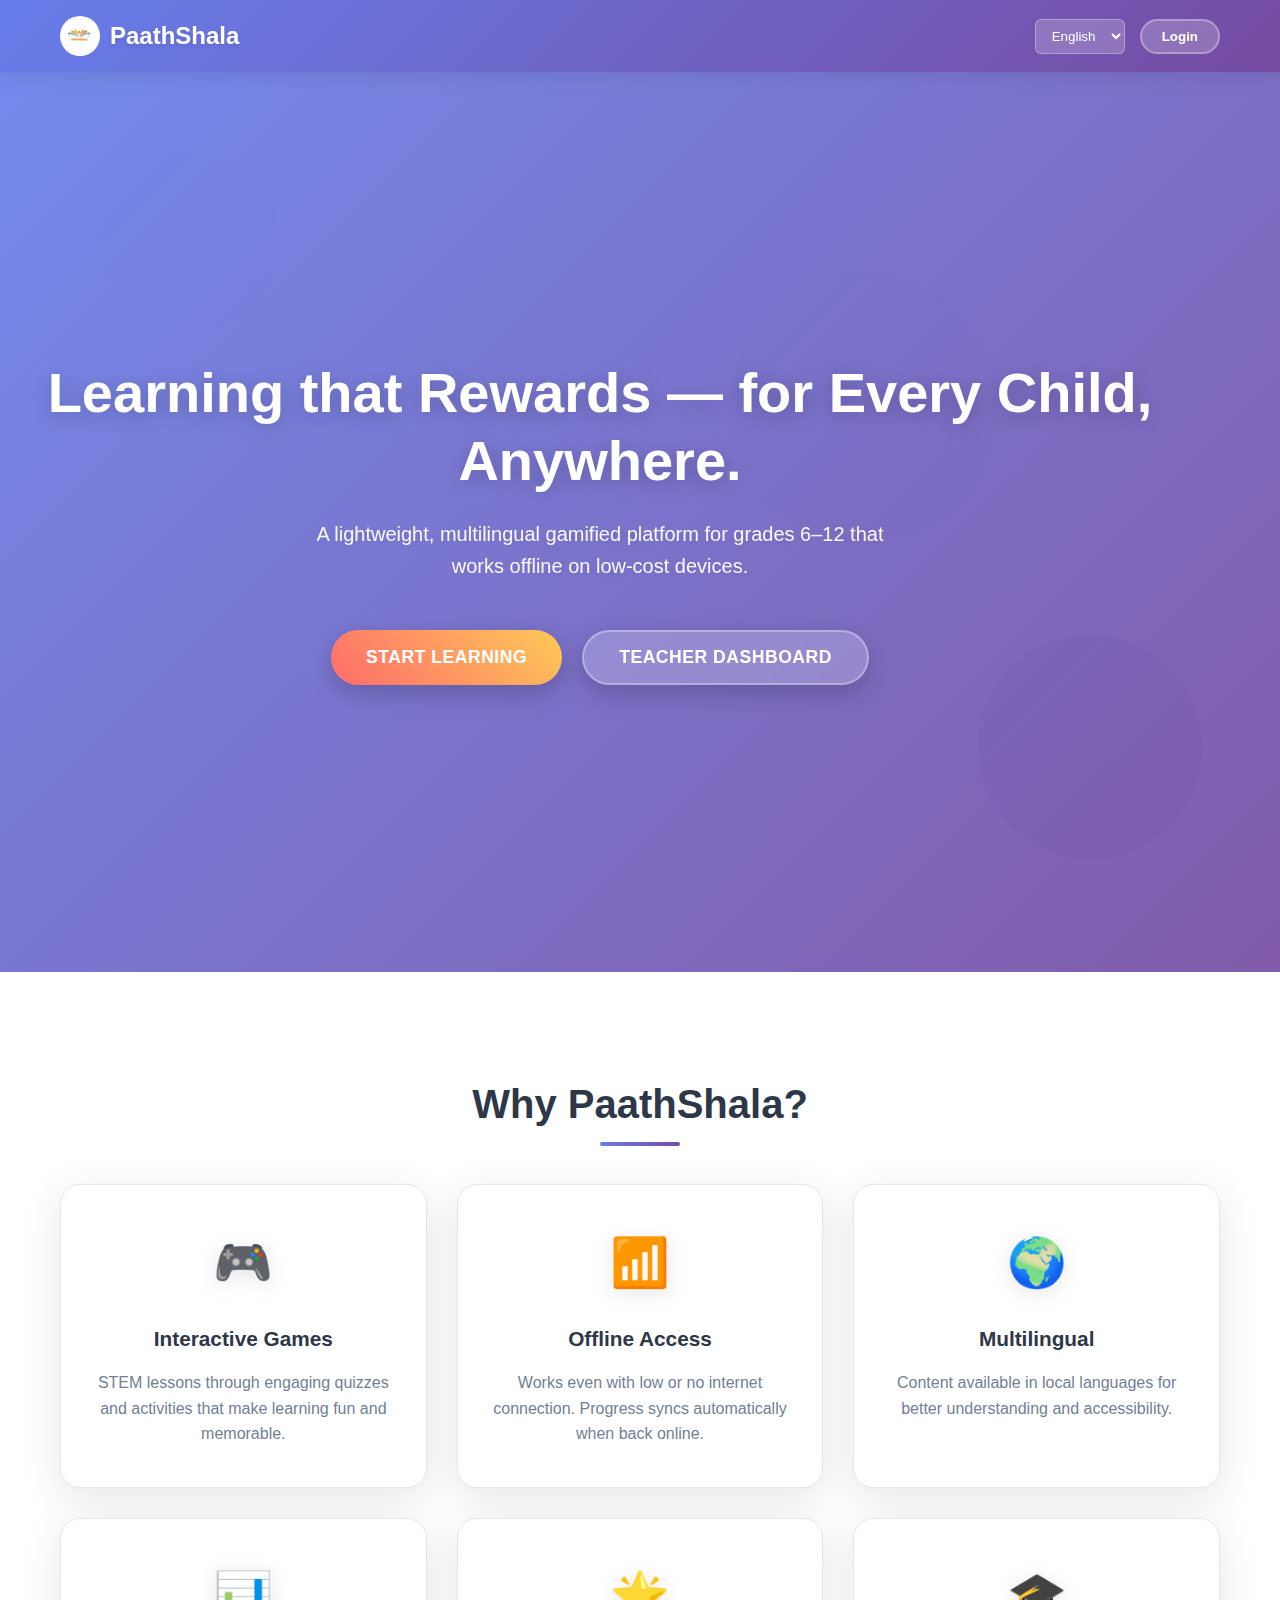
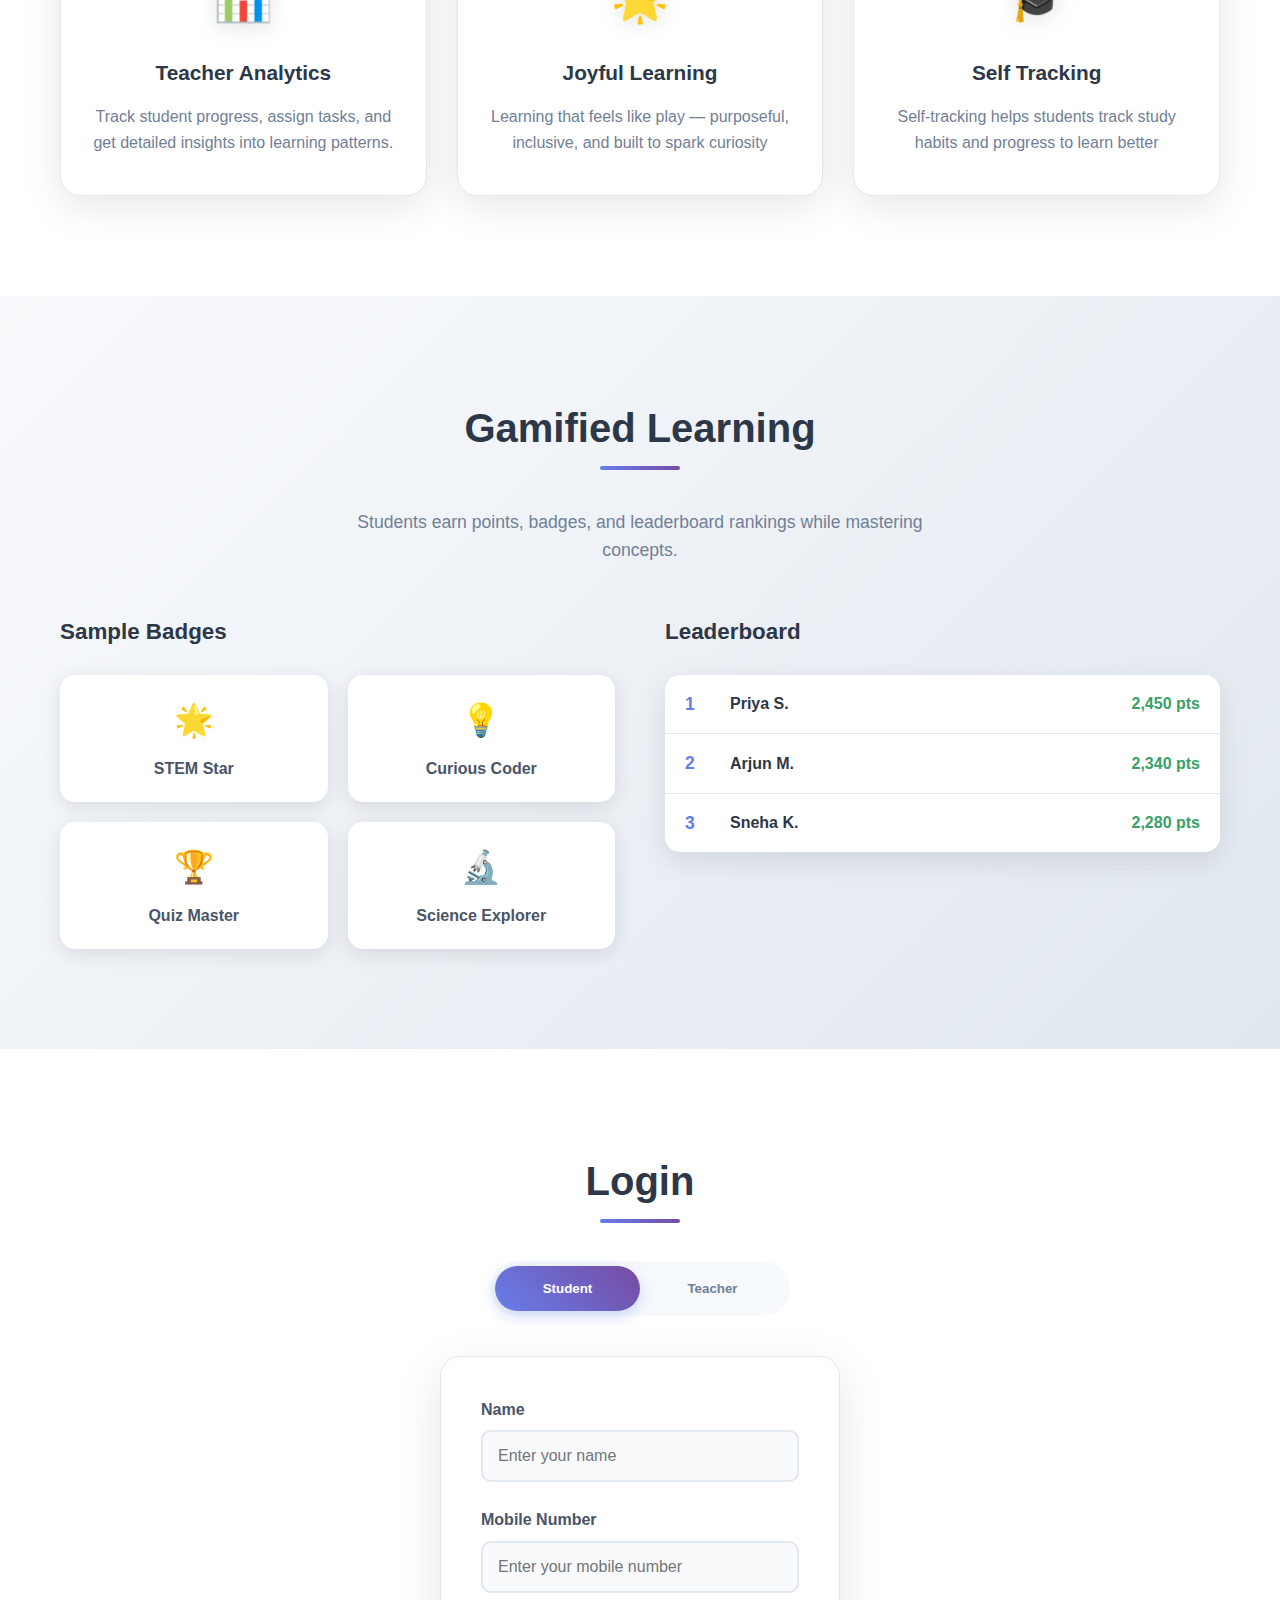
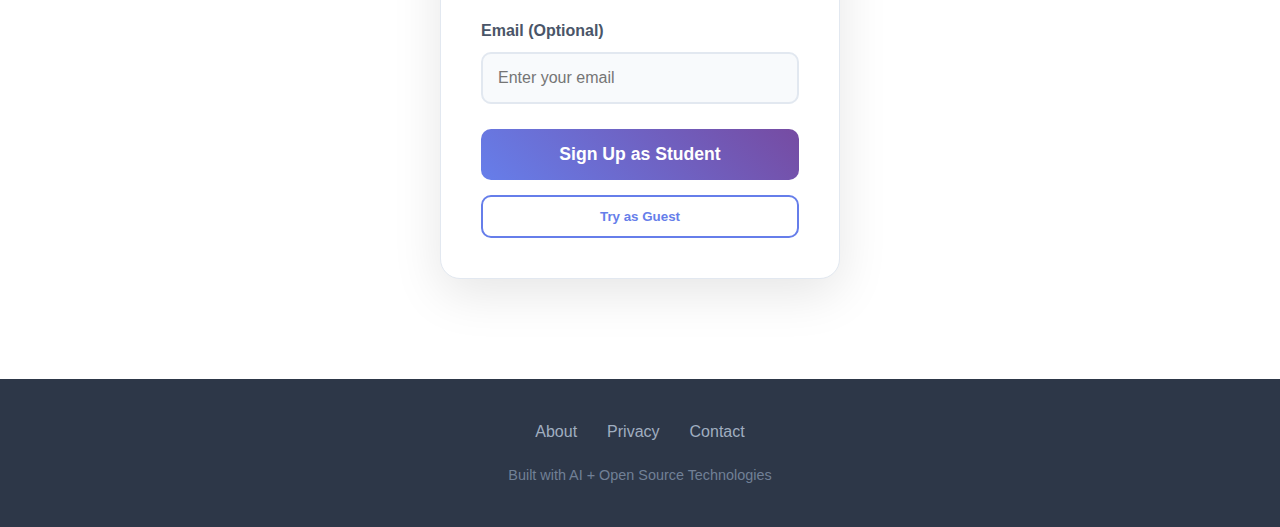
<file: src/landPage/index.html>
<!DOCTYPE html>
<html lang="en">
<head>
    <meta charset="UTF-8">
    <meta name="viewport" content="width=device-width, initial-scale=1.0">
    <title>PaathShala - Learning that Rewards</title>
    <link rel="icon" type="image/x-icon" href="../../assets/img/PaathShala.jpg">
    <link rel="stylesheet" href="./style.css">
</head>
<body>
    <!-- Navigation Bar form sayan -->
    <nav class="navbar">
    
        <div class="nav-container">
            <div class="nav-logo">
                <img src="../../assets/img/PaathShala.jpg" alt="PaathShala" class="logo">
                <a href= "index.html" class="logo-text">PaathShala</a>
                <!-- <button></button> -->
            </div>
            <div class="nav-right">
                <div class="language-selector">
                    <select id="languageSelect">
                        <option value="en">English</option>
                        <option value="hi">हिंदी</option>
                        <option value="or">ଓଡ଼ିଆ</option>
                        <option value="bn">বাংলা</option>
                    </select>
                </div>
                <button class="login-btn" onclick="scrollToLogin()">Login</button>
            </div>
        </div>
    </nav>

    <!-- Hero Section -->
    <section class="hero">
        <div class="hero-overlay">
            <div class="hero-content">
                <h1 class="hero-title" data-translate="hero.title">Learning that Rewards — for Every Child, Anywhere.</h1>
                <p class="hero-subtitle" data-translate="hero.subtitle">A lightweight, multilingual gamified platform for grades 6–12 that works offline on low-cost devices.</p>
                <div class="hero-buttons">
                    <button class="cta-btn primary" onclick="scrollToLogin('student')" data-translate="hero.start_learning">Start Learning</button>
                    <button class="cta-btn secondary" onclick="scrollToLogin('teacher')" data-translate="hero.teacher_dashboard">Teacher Dashboard</button>
                </div>
            </div>
        </div>
    </section>

    <!-- Features Section -->
    <section class="features">
        <div class="container">
            <h2 class="section-title" data-translate="features.title">Why PaathShala?</h2>
            <div class="features-grid">
                <div class="feature-card">
                    <div class="feature-icon">🎮</div>
                    <h3 data-translate="features.games.title">Interactive Games</h3>
                    <p data-translate="features.games.desc">STEM lessons through engaging quizzes and activities that make learning fun and memorable.</p>
                </div>
                <div class="feature-card">
                    <div class="feature-icon">📶</div>
                    <h3 data-translate="features.offline.title">Offline Access</h3>
                    <p data-translate="features.offline.desc">Works even with low or no internet connection. Progress syncs automatically when back online.</p>
                </div>
                <div class="feature-card">
                    <div class="feature-icon">🌍</div>
                    <h3 data-translate="features.multilingual.title">Multilingual</h3>
                    <p data-translate="features.multilingual.desc">Content available in local languages for better understanding and accessibility.</p>
                </div>
                <div class="feature-card">
                    <div class="feature-icon">📊</div>
                    <h3 data-translate="features.analytics.title">Teacher Analytics</h3>
                    <p data-translate="features.analytics.desc">Track student progress, assign tasks, and get detailed insights into learning patterns.</p>
                </div>
                <div class="feature-card">
                    <div class="feature-icon">🌟</div>
                    <h3 data-translate="features.joyfulLearning.title">Joyful Learning</h3>
                    <p data-translate="features.joyfulLearning.desc">Learning that feels like play — purposeful, inclusive, and built to spark curiosity </p>
                </div>
                <div class="feature-card">
                    <div class="feature-icon">🎓</div>
                    <h3 data-translate="features.selfTracking.title">Self Tracking</h3>
                    <p data-translate="features.selfTracking.desc">Self-tracking helps students track study habits and progress to learn better</p>
                </div>
            </div>
        </div>
    </section>

    <!-- Gamification Preview -->
    <section class="gamification">
        <div class="container">
            <h2 class="section-title" data-translate="gamification.title">Gamified Learning</h2>
            <p class="section-subtitle" data-translate="gamification.desc">Students earn points, badges, and leaderboard rankings while mastering concepts.</p>
            
            <div class="gamification-content">
                <div class="badges-showcase">
                    <h3 data-translate="gamification.badges">Sample Badges</h3>
                    <div class="badges-grid">
                        <div class="badge">
                            <div class="badge-icon">🌟</div>
                            <span>STEM Star</span>
                        </div>
                        <div class="badge">
                            <div class="badge-icon">💡</div>
                            <span>Curious Coder</span>
                        </div>
                        <div class="badge">
                            <div class="badge-icon">🏆</div>
                            <span>Quiz Master</span>
                        </div>
                        <div class="badge">
                            <div class="badge-icon">🔬</div>
                            <span>Science Explorer</span>
                        </div>
                    </div>
                </div>
                
                <div class="leaderboard-preview">
                    <h3 data-translate="gamification.leaderboard">Leaderboard</h3>
                    <div class="leaderboard">
                        <div class="leader-item">
                            <span class="rank">1</span>
                            <span class="name">Priya S.</span>
                            <span class="points">2,450 pts</span>
                        </div>
                        <div class="leader-item">
                            <span class="rank">2</span>
                            <span class="name">Arjun M.</span>
                            <span class="points">2,340 pts</span>
                        </div>
                        <div class="leader-item">
                            <span class="rank">3</span>
                            <span class="name">Sneha K.</span>
                            <span class="points">2,280 pts</span>
                        </div>
                    </div>
                </div>
            </div>
        </div>
    </section>

    <!-- Login Section -->
    <section class="login-section" id="loginSection">
        <div class="container">
            <h2 class="section-title" data-translate="login.title">Login</h2>
            
            <!-- Offline Status -->
            <div class="offline-status" id="offlineStatus" style="display: none;">
                <div class="offline-message">
                    <span class="offline-icon">📶</span>
                    <span data-translate="login.offline">You are offline. Progress will sync when back online.</span>
                </div>
            </div>
            
            <!-- Role Switcher -->
            <div class="role-switcher">
                <button class="role-btn active" data-role="student" data-translate="login.student">Student</button>
                <button class="role-btn" data-role="teacher" data-translate="login.teacher">Teacher</button>
            </div>
            
            <!-- Student Login Form -->
            <div class="login-form active" id="studentForm">
                <div class="form-group">
                    <label for="studentName">Name</label>
                    <input type="text" id="studentName" placeholder="Enter your name" required>
                </div>
                <div class="form-group">
                    <label for="studentMobile">Mobile Number</label>
                    <input type="text" id="studentMobile" placeholder="Enter your mobile number" required>
                </div>
                <div class="form-group">
                    <label for="studentEmail">Email (Optional)</label>
                    <input type="email" id="studentEmail" placeholder="Enter your email">
                </div>
                <button class="login-submit-btn" onclick="handleStudentSignup()" data-translate="login.student_submit">Sign Up as Student</button>
                <button class="guest-btn" onclick="handleGuestLogin()" data-translate="login.guest">Try as Guest</button>
            </div>
            
            <!-- OTP Verification Form
            <div class="login-form" id="otpForm" style="display:none;">
                <div class="form-group">
                    <label for="otpInput">Enter OTP</label>
                    <input type="text" id="otpInput" placeholder="Enter 6-digit OTP" maxlength="6" required>
                </div>
                <button class="login-submit-btn" onclick="handleOtpVerification()">Verify OTP</button>
                <button class="guest-btn" onclick="cancelOtpVerification()">Cancel</button>
                <p id="otpError" style="color:red; display:none;"></p>
            </div> -->
            
            <!-- Teacher Login Form -->
            <div class="login-form" id="teacherForm">
                <div class="form-group">
                    <label for="teacherEmail" data-translate="login.email">Email</label>
                    <input type="email" id="teacherEmail" placeholder="Enter your email">
                </div>
                <div class="form-group">
                    <label for="teacherPassword" data-translate="login.password">Password</label>
                    <input type="password" id="teacherPassword" placeholder="Enter your password">
                </div>
                <div class="form-group">
                    <label for="schoolCode" data-translate="login.school_code">School Code (Optional)</label>
                    <input type="text" id="schoolCode" placeholder="Enter school code">
                </div>
                <button class="login-submit-btn" onclick="handleTeacherLogin()" data-translate="login.teacher_submit">Login as Teacher</button>
            </div>
        </div>
    </section>

    <!-- Footer -->
    <footer class="footer">
        <div class="container">
            <div class="footer-links">
                <a href="#about" data-translate="footer.about">About</a>
                <a href="#privacy" data-translate="footer.privacy">Privacy</a>
                <a href="#contact" data-translate="footer.contact">Contact</a>
            </div>
            <div class="footer-credits">
                <p data-translate="footer.credits">Built with AI + Open Source Technologies</p>
            </div>
        </div>
    </footer>

    <script src="./main.js"></script>
    <script src="./login.js"></script>
</body>
</html>
</file>
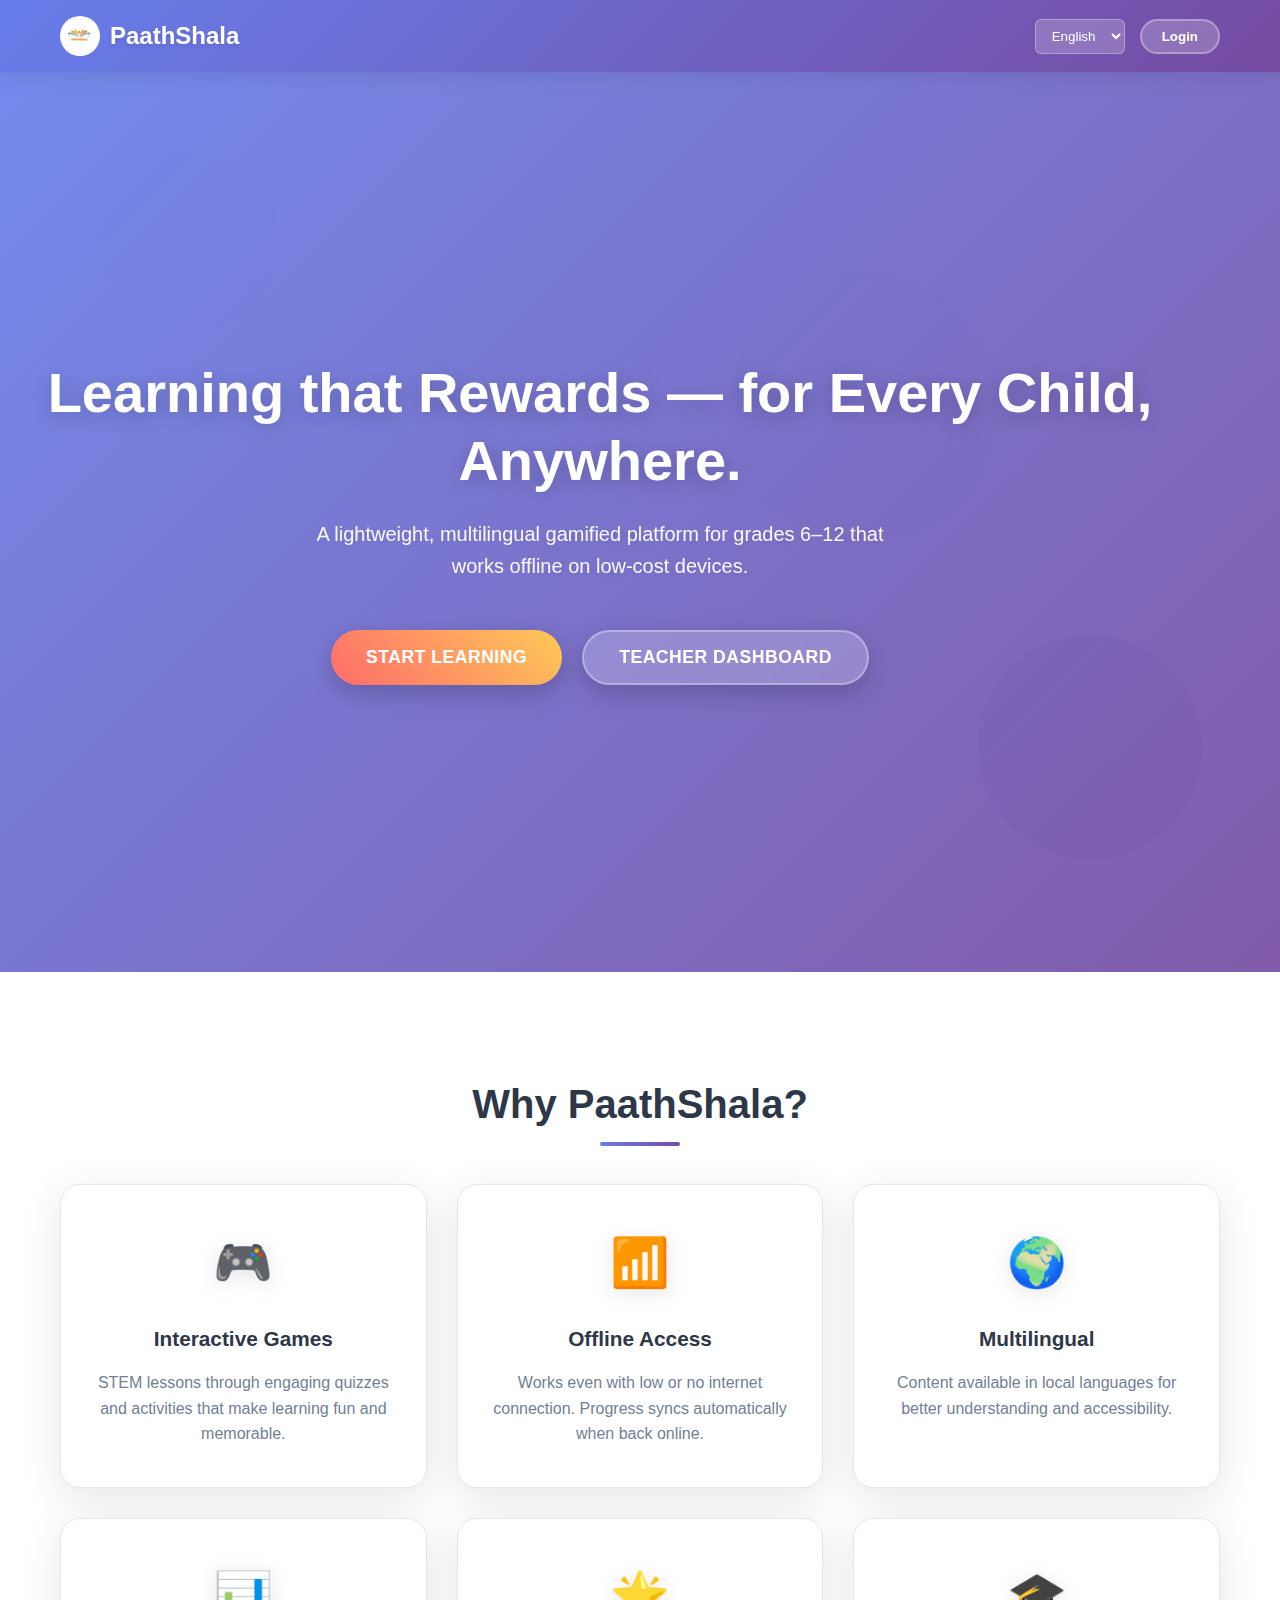
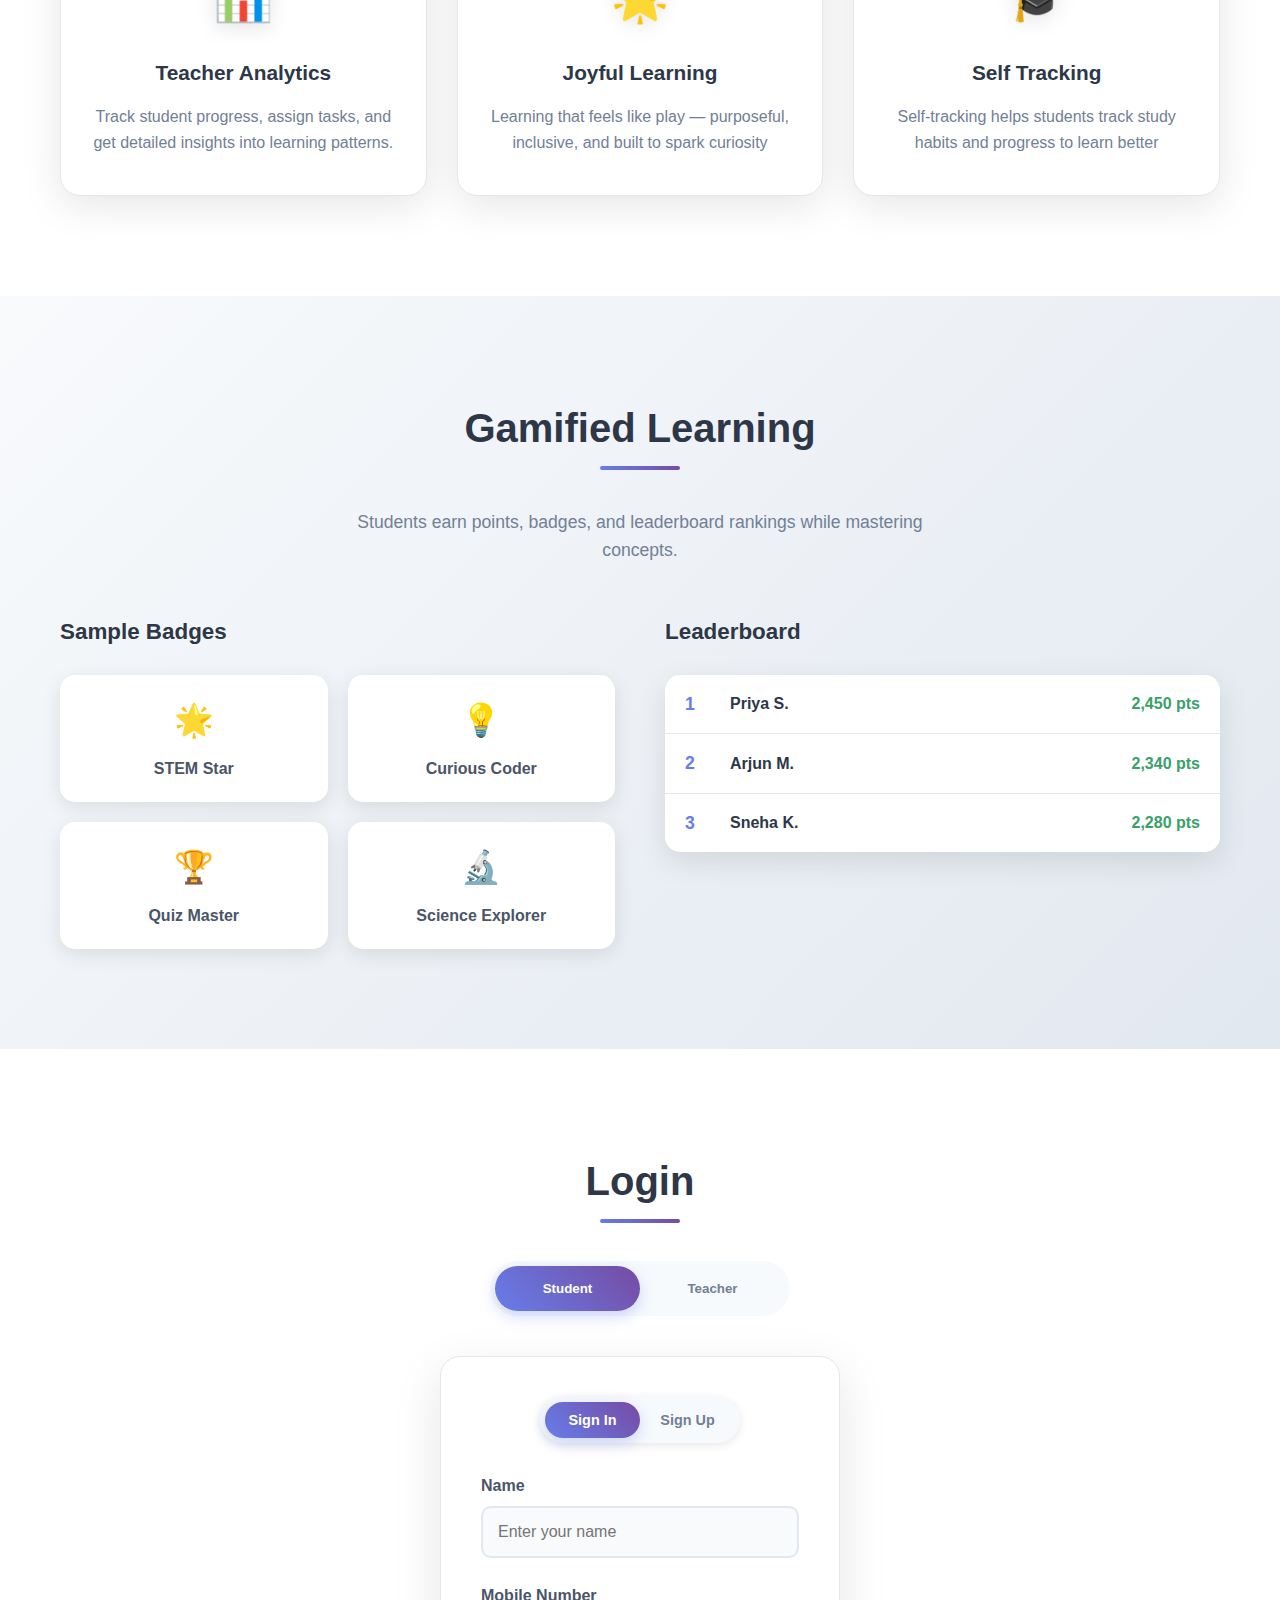
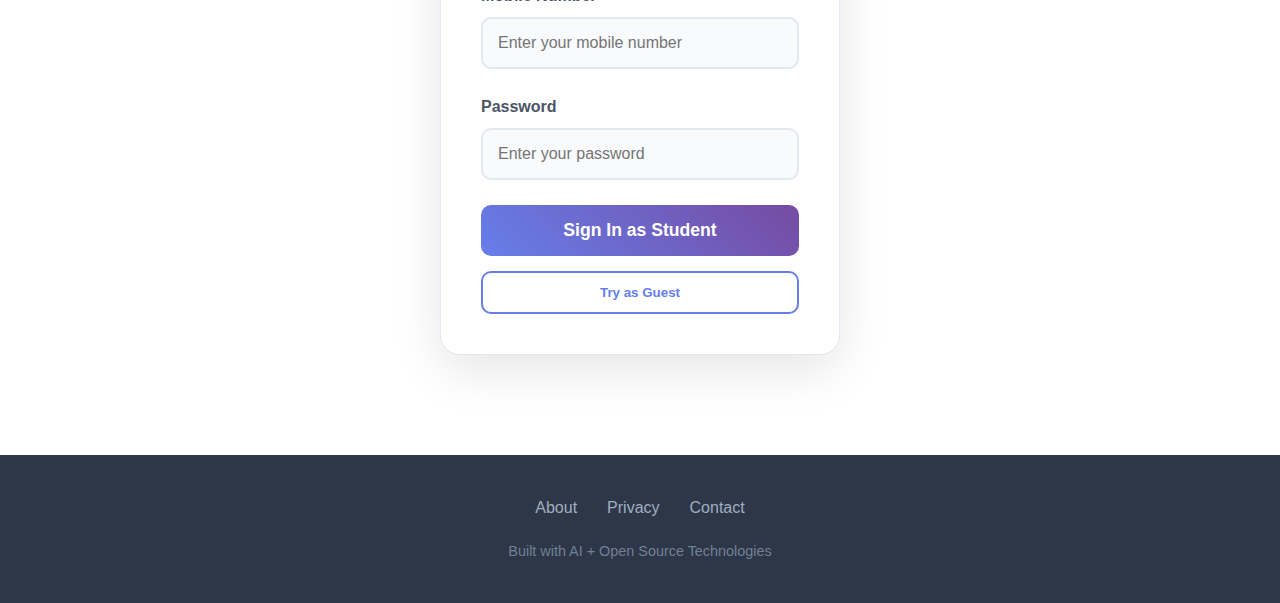
<file: src/pages/index.html>
<!DOCTYPE html>
<html lang="en">
<head>
    <meta charset="UTF-8">
    <meta name="viewport" content="width=device-width, initial-scale=1.0">
    <title>PaathShala - Learning that Rewards</title>
    <link rel="icon" type="image/x-icon" href="../../assets/img/PaathShala.jpg">
    <link rel="icon" href="/favicon.ico" type="image/jpeg" />
    <link rel="stylesheet" href="../static/landPage/style.css">
</head>
<body>
    <!-- Navigation Bar form sayan -->
    <nav class="navbar">
    
        <div class="nav-container">
            <div class="nav-logo">
                <img src="../../assets/img/PaathShala.jpg" alt="PaathShala" class="logo">
                <a href= "./index.html" class="logo-text">PaathShala</a>
                <!-- <button></button> -->
            </div>
            <div class="nav-right">
                <div class="language-selector">
                    <select id="languageSelect">
                        <option value="en">English</option>
                        <option value="hi">हिंदी</option>
                        <option value="or">ଓଡ଼ିଆ</option>
                        <option value="bn">বাংলা</option>
                    </select>
                </div>
                <button class="login-btn" onclick="scrollToLogin()">Login</button>
            </div>
        </div>
    </nav>

    <!-- Hero Section -->
    <section class="hero">
        <div class="hero-overlay">
            <div class="hero-content">
                <h1 class="hero-title" data-translate="hero.title">Learning that Rewards — for Every Child, Anywhere.</h1>
                <p class="hero-subtitle" data-translate="hero.subtitle">A lightweight, multilingual gamified platform for grades 6–12 that works offline on low-cost devices.</p>
                <div class="hero-buttons">
                    <button class="cta-btn primary" onclick="scrollToLogin('student')" data-translate="hero.start_learning">Start Learning</button>
                    <button class="cta-btn secondary" onclick="scrollToLogin('teacher')" data-translate="hero.teacher_dashboard">Teacher Dashboard</button>
                </div>
            </div>
        </div>
    </section>

    <!-- Features Section -->
    <section class="features">
        <div class="container" id = "disappear">
            <h2 class="section-title" data-translate="features.title">Why PaathShala?</h2>
            <div class="features-grid">
                <div class="feature-card">
                    <div class="feature-icon">🎮</div>
                    <h3 data-translate="features.games.title">Interactive Games</h3>
                    <p data-translate="features.games.desc">STEM lessons through engaging quizzes and activities that make learning fun and memorable.</p>
                </div>
                <div class="feature-card">
                    <div class="feature-icon">📶</div>
                    <h3 data-translate="features.offline.title">Offline Access</h3>
                    <p data-translate="features.offline.desc">Works even with low or no internet connection. Progress syncs automatically when back online.</p>
                </div>
                <div class="feature-card">
                    <div class="feature-icon">🌍</div>
                    <h3 data-translate="features.multilingual.title">Multilingual</h3>
                    <p data-translate="features.multilingual.desc">Content available in local languages for better understanding and accessibility.</p>
                </div>
                <div class="feature-card">
                    <div class="feature-icon">📊</div>
                    <h3 data-translate="features.analytics.title">Teacher Analytics</h3>
                    <p data-translate="features.analytics.desc">Track student progress, assign tasks, and get detailed insights into learning patterns.</p>
                </div>
                <div class="feature-card">
                    <div class="feature-icon">🌟</div>
                    <h3 data-translate="features.joyfulLearning.title">Joyful Learning</h3>
                    <p data-translate="features.joyfulLearning.desc">Learning that feels like play — purposeful, inclusive, and built to spark curiosity </p>
                </div>
                <div class="feature-card">
                    <div class="feature-icon">🎓</div>
                    <h3 data-translate="features.selfTracking.title">Self Tracking</h3>
                    <p data-translate="features.selfTracking.desc">Self-tracking helps students track study habits and progress to learn better</p>
                </div>
            </div>
        </div>
    </section>

    <!-- Gamification Preview -->
    <section class="gamification">
        <div class="container">
            <h2 class="section-title" data-translate="gamification.title">Gamified Learning</h2>
            <p class="section-subtitle" data-translate="gamification.desc">Students earn points, badges, and leaderboard rankings while mastering concepts.</p>
            
            <div class="gamification-content">
                <div class="badges-showcase">
                    <h3 data-translate="gamification.badges">Sample Badges</h3>
                    <div class="badges-grid">
                        <div class="badge">
                            <div class="badge-icon">🌟</div>
                            <span>STEM Star</span>
                        </div>
                        <div class="badge">
                            <div class="badge-icon">💡</div>
                            <span>Curious Coder</span>
                        </div>
                        <div class="badge">
                            <div class="badge-icon">🏆</div>
                            <span>Quiz Master</span>
                        </div>
                        <div class="badge">
                            <div class="badge-icon">🔬</div>
                            <span>Science Explorer</span>
                        </div>
                    </div>
                </div>
                
                <div class="leaderboard-preview">
                    <h3 data-translate="gamification.leaderboard">Leaderboard</h3>
                    <div class="leaderboard">
                        <div class="leader-item">
                            <span class="rank">1</span>
                            <span class="name">Priya S.</span>
                            <span class="points">2,450 pts</span>
                        </div>
                        <div class="leader-item">
                            <span class="rank">2</span>
                            <span class="name">Arjun M.</span>
                            <span class="points">2,340 pts</span>
                        </div>
                        <div class="leader-item">
                            <span class="rank">3</span>
                            <span class="name">Sneha K.</span>
                            <span class="points">2,280 pts</span>
                        </div>
                    </div>
                </div>
            </div>
        </div>
    </section>

    <!-- Login Section -->
    <section class="login-section" id="loginSection">
        <div class="container">
            <h2 class="section-title" data-translate="login.title">Login</h2>
            
            <!-- Offline Status -->
            <div class="offline-status" id="offlineStatus" style="display: none;">
                <div class="offline-message">
                    <span class="offline-icon">📶</span>
                    <span data-translate="login.offline">You are offline. Progress will sync when back online.</span>
                </div>
            </div>
            
            <!-- Role Switcher -->
            <div class="role-switcher">
                <button class="role-btn active" data-role="student" data-translate="login.student">Student</button>
                <button class="role-btn" data-role="teacher" data-translate="login.teacher">Teacher</button>
            </div>
            
            <!-- Student Login Form -->
            <div class="login-form active" id="studentForm">
                <div class="form-toggle">
                    <button class="toggle-btn active" data-mode="signin" onclick="toggleStudentMode('signin')" data-translate="login.signin">Sign In</button>
                    <button class="toggle-btn" data-mode="signup" onclick="toggleStudentMode('signup')" data-translate="login.signup">Sign Up</button>
                </div>
                <div class="signin-fields">
                    <div class="form-group">
                        <label for="studentName">Name</label>
                        <input type="text" id="studentName" placeholder="Enter your name" required>
                    </div>
                    <div class="form-group">
                        <label for="studentMobile">Mobile Number</label>
                        <input type="text" id="studentMobile" placeholder="Enter your mobile number" required>
                    </div>
                    <div class="form-group">
                        <label for="studentPasswordSignin">Password</label>
                        <input type="password" id="studentPasswordSignin" placeholder="Enter your password" required>
                    </div>
                    <button class="login-submit-btn" onclick="handleStudentSignin()" data-translate="login.student_signin">Sign In as Student</button>
                </div>
                <div class="signup-fields" style="display: none;">
                    <div class="form-group">
                        <label for="studentNameSignup">Name</label>
                        <input type="text" id="studentNameSignup" placeholder="Enter your name" required>
                    </div>
                    <div class="form-group">
                        <label for="studentMobileSignup">Mobile Number</label>
                        <input type="text" id="studentMobileSignup" placeholder="Enter your mobile number" required>
                    </div>
                    <div class="form-group">
                        <label for="studentEmailSignup">Email</label>
                        <input type="email" id="studentEmailSignup" placeholder="Enter your email" required>
                    </div>
                    <div class="form-group">
                        <label for="studentPasswordSignup">Password</label>
                        <input type="password" id="studentPasswordSignup" placeholder="Enter your password" required>
                    </div>
                    <button class="login-submit-btn" onclick="handleStudentSignup()" data-translate="login.student_submit">Sign Up as Student</button>
                </div>
                <button class="guest-btn" onclick="handleGuestLogin()" data-translate="login.guest">Try as Guest</button>
            </div>
            
            <!-- Teacher Login Form -->
            <div class="login-form" id="teacherForm">
                <div class="form-toggle">
                    <button class="toggle-btn active" data-mode="signin" onclick="toggleTeacherMode('signin')" data-translate="login.signin">Sign In</button>
                    <button class="toggle-btn" data-mode="signup" onclick="toggleTeacherMode('signup')" data-translate="login.signup">Sign Up</button>
                </div>
                <div class="signin-fields">
                    <div class="form-group">
                        <label for="teacherEmailSignin" data-translate="login.email">Email</label>
                        <input type="email" id="teacherEmailSignin" placeholder="Enter your email" required>
                    </div>
                    <div class="form-group">
                        <label for="teacherPasswordSignin" data-translate="login.password">Password</label>
                        <input type="password" id="teacherPasswordSignin" placeholder="Enter your password" required>
                    </div>
                    <div class="form-group">
                        <label for="schoolCodeSignin" data-translate="login.school_code">School Code (Optional)</label>
                        <input type="text" id="schoolCodeSignin" placeholder="Enter school code">
                    </div>
                    <button class="login-submit-btn" onclick="handleTeacherSignin()" data-translate="login.teacher_signin">Sign In as Teacher</button>
                </div>
                <div class="signup-fields" style="display: none;">
                    <div class="form-group">
                        <label for="teacherNameSignup">Name</label>
                        <input type="text" id="teacherNameSignup" placeholder="Enter your name" required>
                    </div>
                    <div class="form-group">
                        <label for="teacherEmailSignup" data-translate="login.email">Email</label>
                        <input type="email" id="teacherEmailSignup" placeholder="Enter your email" required>
                    </div>
                    <div class="form-group">
                        <label for="teacherPasswordSignup" data-translate="login.password">Password</label>
                        <input type="password" id="teacherPasswordSignup" placeholder="Enter your password" required>
                    </div>
                    <div class="form-group">
                        <label for="schoolCodeSignup" data-translate="login.school_code">School Code (Optional)</label>
                        <input type="text" id="schoolCodeSignup" placeholder="Enter school code">
                    </div>
                    <button class="login-submit-btn" onclick="handleTeacherSignup()" data-translate="login.teacher_submit">Sign Up as Teacher</button>
                </div>
            </div>
        </div>
    </section>

    <!-- Footer -->
    <footer class="footer">
        <div class="container">
            <div class="footer-links">
                <a href="#about" data-translate="footer.about">About</a>
                <a href="#privacy" data-translate="footer.privacy">Privacy</a>
                <a href="#contact" data-translate="footer.contact">Contact</a>
            </div>
            <div class="footer-credits">
                <p data-translate="footer.credits">Built with AI + Open Source Technologies</p>
            </div>
        </div>
    </footer>

    <script src="../static/landPage/main.js"></script>
    <script src="../static/landPage/login.js"></script>
</body>
</html>
</file>
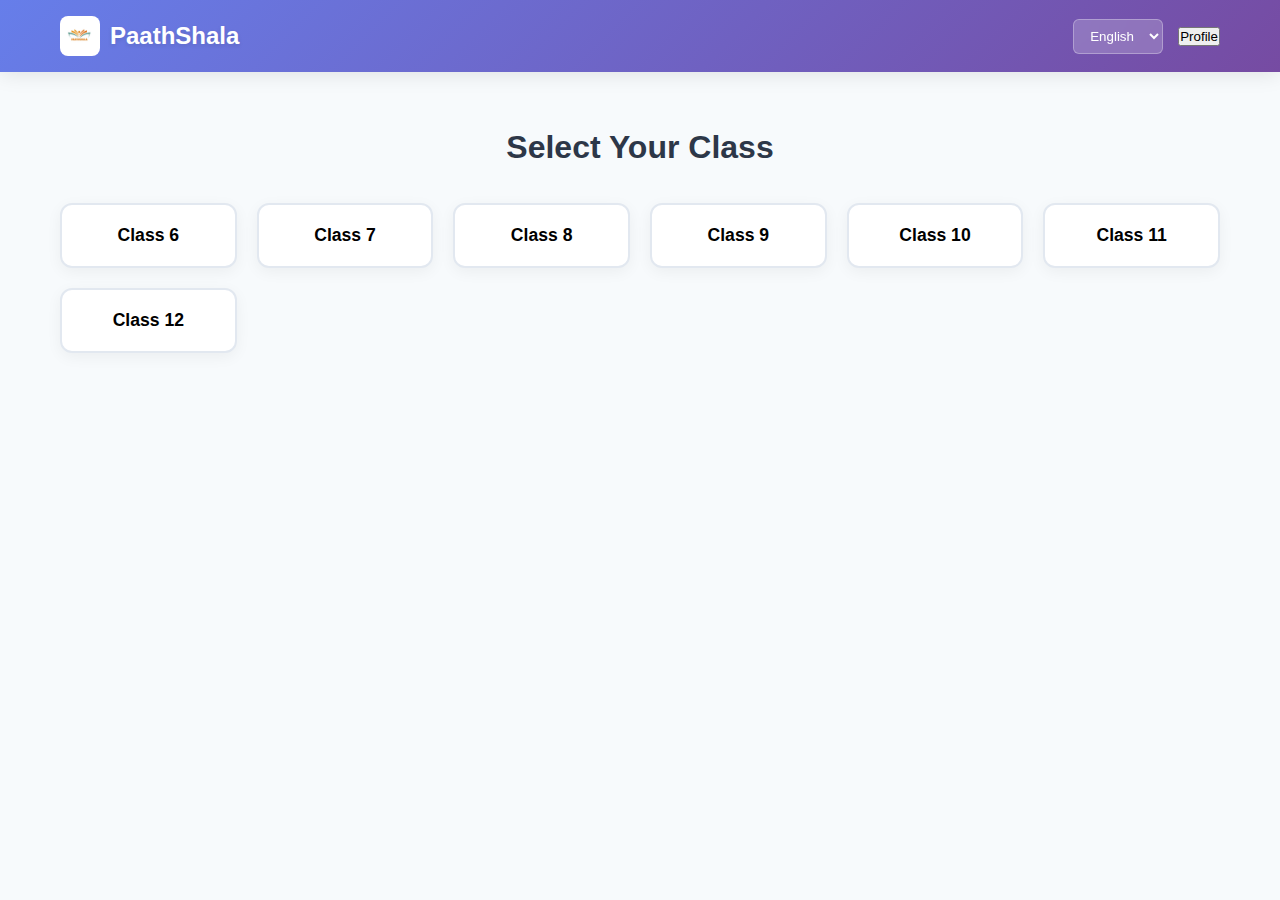
<file: src/student/index.html>
<!DOCTYPE html>
<html lang="en">
<head>
  <meta charset="UTF-8">
  <meta name="viewport" content="width=device-width, initial-scale=1.0">
  <title>PaathShala - Student Dashboard</title>
  <link rel="icon" type="image/x-icon" href="../../assets/img/PaathShala.jpg">
  <link rel="stylesheet" href="../styles/style.css">
  <link rel="stylesheet" href="student.css">
</head>
<body>
  <!-- Navbar -->
  <nav class="navbar">
    <div class="nav-container">
      <div class="nav-logo">
        <img src="../../assets/img/PaathShala.jpg" alt="PaathShala" class="logo">
        <a href="../../index.html" class="logo-text">PaathShala</a>
      </div>
      <div class="nav-right">
      <div class="language-selector">
        <select id="languageSelect">
          <option value="en">English</option>
          <option value="hi">हिंदी</option>
          <option value="or">ଓଡ଼ିଆ</option>
          <option value="bn">বাংলা</option>
        </select>
      </div>
      <div class="profile-button-container">
        <button id="profileButton" title="Profile">Profile</button>
      </div>
      </div>
    </div>
  </nav>

  <!-- Main Content -->
  <main class="student-dashboard container">
    <h1>Select Your Class</h1>
    <div id="classList" class="class-grid">
      <!-- Classes 6–12 -->
      <button class="class-card" data-class="6">Class 6</button>
      <button class="class-card" data-class="7">Class 7</button>
      <button class="class-card" data-class="8">Class 8</button>
      <button class="class-card" data-class="9">Class 9</button>
      <button class="class-card" data-class="10">Class 10</button>
      <button class="class-card" data-class="11">Class 11</button>
      <button class="class-card" data-class="12">Class 12</button>
    </div>

    <!-- Subject Section -->
    <section id="subjectSection" class="subject-section hidden">
      <h2 id="subjectTitle">Select Your Subject</h2>
      <div id="subjectList" class="subject-grid"></div>
    </section>

    <!-- Term Section -->
    <section id="termSection" class="term-section hidden">
      <h2 id="termTitle">Select Term</h2>
      <div id="termList" class="term-grid"></div>
    </section>
  </main>

  <script src="../js/main.js"></script>
  <script src="student.js"></script>
</body>
</html>
</file>
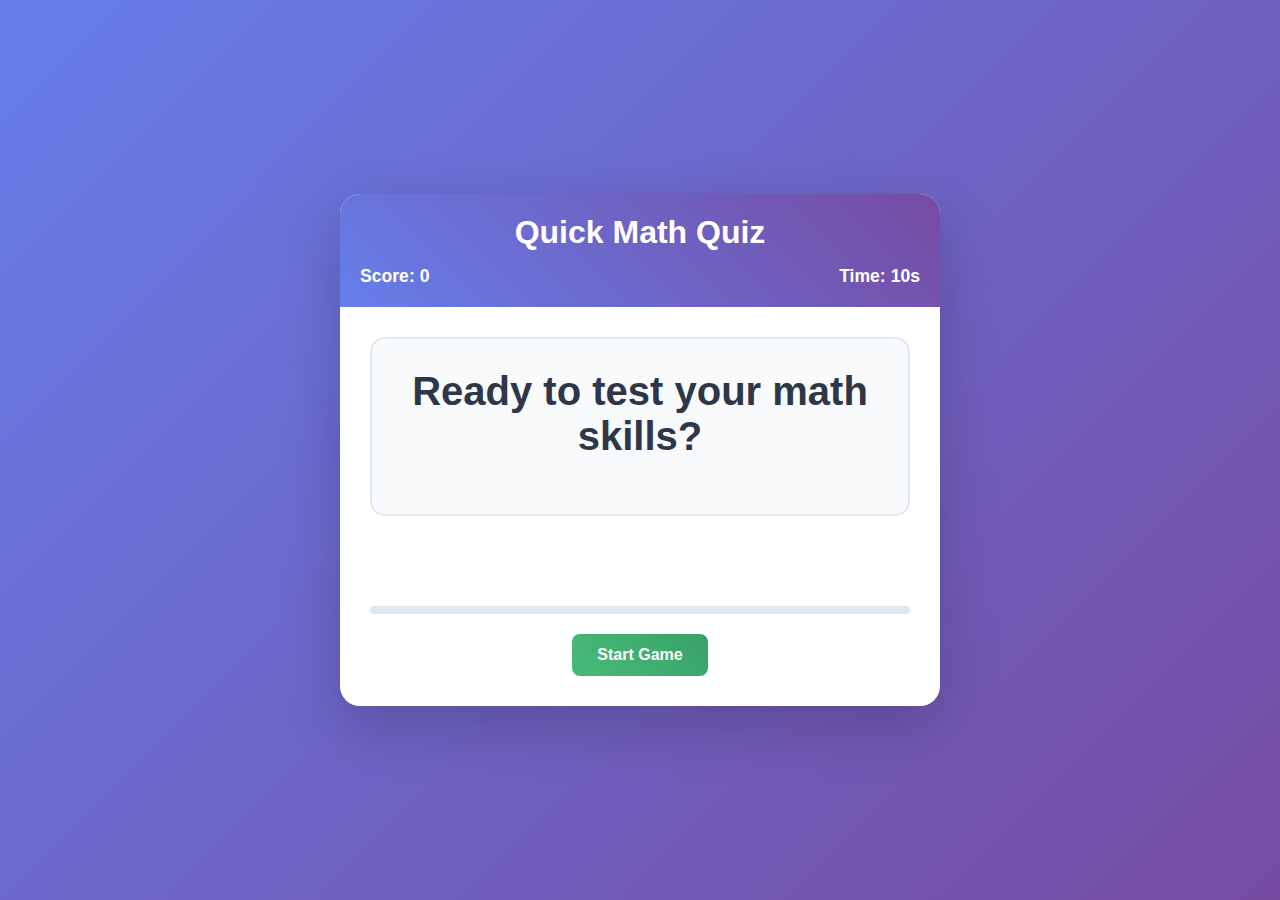
<file: src/pages/game1.html>
<!DOCTYPE html>
<html lang="en">
<head>
    <meta charset="UTF-8">
    <meta name="viewport" content="width=device-width, initial-scale=1.0">
    <title>Quick Math Quiz - PaathShala</title>
    <link rel="icon" type="image/x-icon" href="../../assets/img/PaathShala.jpg">
    <link rel="stylesheet" href="../static/Games_Info/game1.css">
</head>
<body>
    <div class="game-container">
        <header class="game-header">
            <h1>Quick Math Quiz</h1>
            <div class="score-display">
                <span class="score">Score: <span id="score">0</span></span>
                <span class="timer">Time: <span id="timer">10</span>s</span>
            </div>
        </header>

        <div class="game-area">
            <div class="question-card">
                <div class="question" id="question">12 + 8 = ?</div>
                <div class="input-container">
                    <input type="number" id="answer" placeholder="Enter your answer" autofocus>
                    <button id="submit-btn" class="submit-btn">Submit</button>
                </div>
            </div>

            <div class="feedback" id="feedback"></div>

            <div class="progress-bar">
                <div class="progress" id="progress"></div>
            </div>

            <div class="controls">
                <button id="start-btn" class="control-btn start-btn">Start Game</button>
                <button id="next-btn" class="control-btn next-btn" style="display: none;">Next Question</button>
                <button id="restart-btn" class="control-btn restart-btn" style="display: none;">Play Again</button>
            </div>
        </div>

        <div class="stats" id="stats" style="display: none;">
            <h2>Game Complete!</h2>
            <div class="stat-item">
                <span class="stat-label">Final Score:</span>
                <span class="stat-value" id="final-score">0</span>
            </div>
            <div class="stat-item">
                <span class="stat-label">Questions Answered:</span>
                <span class="stat-value" id="questions-answered">0</span>
            </div>
            <div class="stat-item">
                <span class="stat-label">Correct Answers:</span>
                <span class="stat-value" id="correct-answers">0</span>
            </div>
            <div class="stat-item">
                <span class="stat-label">Accuracy:</span>
                <span class="stat-value" id="accuracy">0%</span>
            </div>
        </div>
    </div>

    <script src="../static/Games_Info/game1.js"></script>
</body>
</html>
</file>
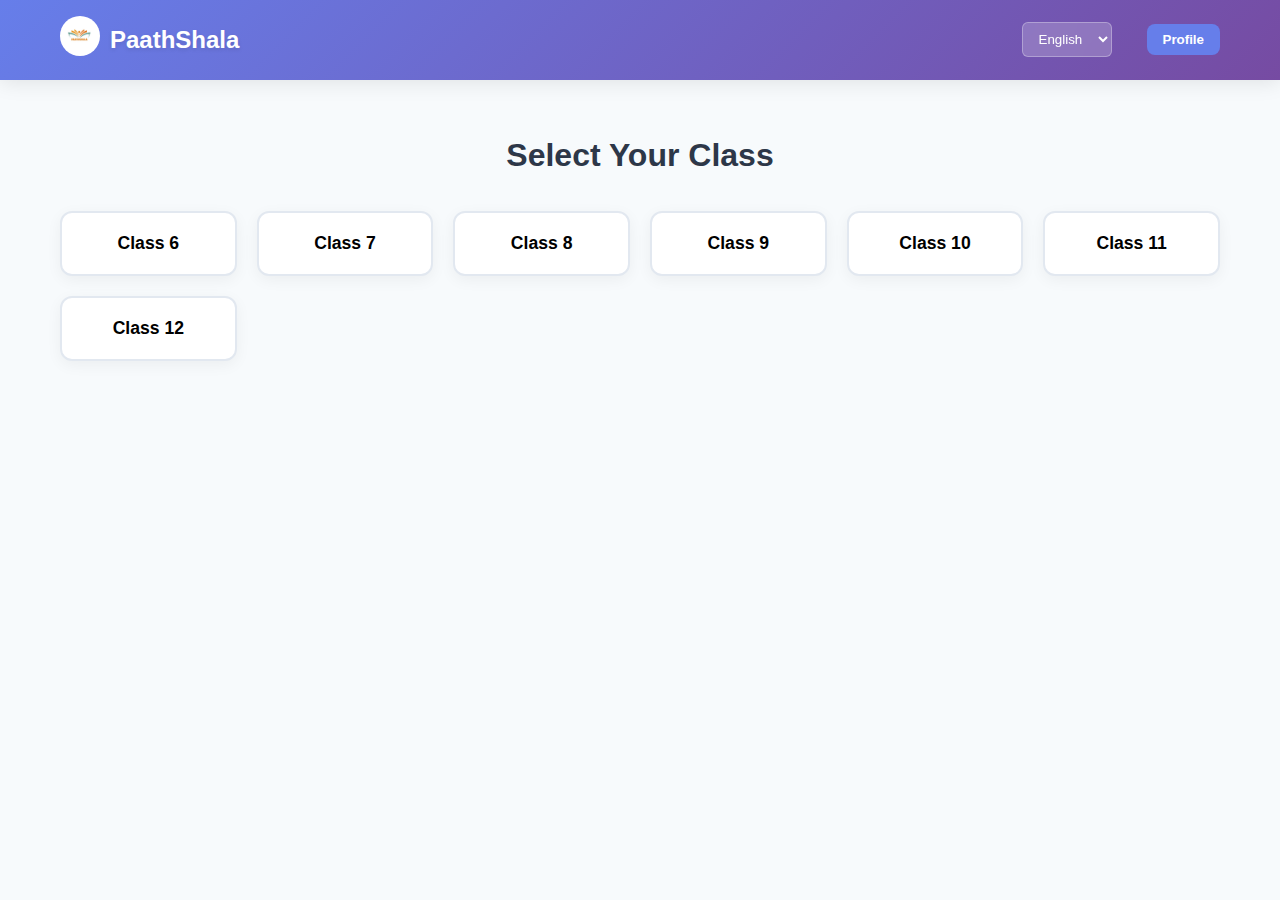
<file: src/pages/student.html>
<!DOCTYPE html>
<html lang="en">
<head>
  <meta charset="UTF-8">
  <meta name="viewport" content="width=device-width, initial-scale=1.0">
  <title>PaathShala - Student Dashboard</title>
  <link rel="icon" type="image/x-icon" href="../../assets/img/PaathShala.jpg">
  <link rel="icon" href="/favicon.ico" type="image/jpeg" />
  <link rel="stylesheet" href="../static/landPage/style.css">
  <link rel="stylesheet" href="../static/studentLandPage/student.css">
</head>
<body>
  <!-- Navbar -->
  <nav class="navbar">
    <div class="nav-container">
      <div class="nav-logo">
        <a href="./index.html"><img src="../../assets/img/PaathShala.jpg" alt="PaathShala" class="logo"></a>
        <a href="./index.html" class="logo-text">PaathShala</a>
      </div>
      <div class="nav-right">
      <div class="language-selector">
        <select id="languageSelect">
          <option value="en">English</option>
          <option value="hi">हिंदी</option>
          <option value="or">ଓଡ଼ିଆ</option>
          <option value="bn">বাংলা</option>
        </select>
      </div>
      <div class="profile-button-container">
        <button id="profileButton" title="Profile">Profile</button>
      </div>
      </div>
    </div>
  </nav>

  <!-- Main Content -->
  <main class="student-dashboard container">
    <h1>Select Your Class</h1>
    <div id="classList" class="class-grid">
      <!-- Classes 6–12 -->
      <button class="class-card" data-class="6">Class 6</button>
      <button class="class-card" data-class="7">Class 7</button>
      <button class="class-card" data-class="8">Class 8</button>
      <button class="class-card" data-class="9">Class 9</button>
      <button class="class-card" data-class="10">Class 10</button>
      <button class="class-card" data-class="11">Class 11</button>
      <button class="class-card" data-class="12">Class 12</button>
    </div>

    <!-- Subject Section -->
    <section id="subjectSection" class="subject-section hidden">
      <h2 id="subjectTitle">Select Your Subject</h2>
      <div id="subjectList" class="subject-grid"></div>
    </section>

    <!-- Term Section -->
    <section id="termSection" class="term-section hidden">
      <h2 id="termTitle">Select Term</h2>
      <div id="termList" class="term-grid"></div>
    </section>

  <!-- Chapters Section For Subjects-->
  <section id="chaptersSection" class="chapters-section hidden">
    <h2 id="chaptersTitle">Chapters</h2>
    <div id="chaptersList" class="chapters-grid"></div>
  </section>

  <!-- Chapter Options Section -->
  <section id="chapterOptionsSection" class="chapter-options-section hidden">
    <h2 id="chapterOptionsTitle">Chapter Options</h2>
    <div id="chapterOptionsList" class="chapter-options-list"></div>
    <button id="backToChaptersBtn" class="back-button">Back to Chapters</button>
  </section>
</main>

  <script src="../static/landPage/main.js"></script>
  <script src="../static/studentLandPage/student.js"></script>
</body>
</html>
</file>
<file: src/student/student.css>
/* Student Page Styles */

.student-dashboard {
  text-align: center;
  padding: 50px 20px;
}

.class-grid, .subject-grid {
  display: grid;
  grid-template-columns: repeat(auto-fit, minmax(150px, 1fr));
  gap: 20px;
  margin-top: 30px;
}

.class-card, .subject-card {
  padding: 20px;
  background: white;
  border: 2px solid #e2e8f0;
  border-radius: 12px;
  font-size: 1.1rem;
  font-weight: 600;
  cursor: pointer;
  transition: all 0.3s ease;
  box-shadow: 0 4px 15px rgba(0,0,0,0.05);
}

.class-card:hover, .subject-card:hover {
  background: linear-gradient(45deg, #667eea, #764ba2);
  color: white;
  transform: translateY(-3px);
}

.subject-section, .term-section {
  margin-top: 50px;
}

.term-grid {
  display: grid;
  grid-template-columns: repeat(auto-fit, minmax(150px, 1fr));
  gap: 20px;
  margin-top: 30px;
}

.term-card {
  padding: 20px;
  background: white;
  border: 2px solid #e2e8f0;
  border-radius: 12px;
  font-size: 1.1rem;
  font-weight: 600;
  cursor: pointer;
  transition: all 0.3s ease;
  box-shadow: 0 4px 15px rgba(0,0,0,0.05);
}

.term-card:hover {
  background: linear-gradient(45deg, #667eea, #764ba2);
  color: white;
  transform: translateY(-3px);
}

.hidden {
  display: none;
}
</file>
<file: src/static/Games_Info/game1.css>
/* Quick Math Quiz Game Styles */

* {
    margin: 0;
    padding: 0;
    box-sizing: border-box;
}

body {
    font-family: 'Inter', -apple-system, BlinkMacSystemFont, 'Segoe UI', Roboto, sans-serif;
    background: linear-gradient(135deg, #667eea 0%, #764ba2 100%);
    min-height: 100vh;
    display: flex;
    align-items: center;
    justify-content: center;
    color: #2d3748;
}

.game-container {
    max-width: 600px;
    width: 90%;
    background: white;
    border-radius: 20px;
    box-shadow: 0 20px 60px rgba(0,0,0,0.2);
    overflow: hidden;
    position: relative;
}

.game-header {
    background: linear-gradient(45deg, #667eea, #764ba2);
    color: white;
    padding: 20px;
    text-align: center;
}

.game-header h1 {
    font-size: 2rem;
    font-weight: 700;
    margin-bottom: 15px;
}

.score-display {
    display: flex;
    justify-content: space-between;
    align-items: center;
    font-size: 1.1rem;
    font-weight: 600;
}

.game-area {
    padding: 30px;
}

.question-card {
    background: #f8fafc;
    border-radius: 15px;
    padding: 30px;
    text-align: center;
    margin-bottom: 20px;
    border: 2px solid #e2e8f0;
}

.question {
    font-size: 2.5rem;
    font-weight: 700;
    color: #2d3748;
    margin-bottom: 25px;
    min-height: 60px;
    display: flex;
    align-items: center;
    justify-content: center;
}

.input-container {
    display: flex;
    gap: 15px;
    justify-content: center;
    align-items: center;
}

#answer {
    padding: 15px 20px;
    font-size: 1.5rem;
    border: 3px solid #e2e8f0;
    border-radius: 10px;
    width: 150px;
    text-align: center;
    transition: all 0.3s ease;
}

#answer:focus {
    outline: none;
    border-color: #667eea;
    box-shadow: 0 0 0 3px rgba(102,126,234,0.1);
}

.submit-btn {
    padding: 15px 30px;
    background: linear-gradient(45deg, #667eea, #764ba2);
    color: white;
    border: none;
    border-radius: 10px;
    font-size: 1.1rem;
    font-weight: 600;
    cursor: pointer;
    transition: all 0.3s ease;
}

.submit-btn:hover {
    transform: translateY(-2px);
    box-shadow: 0 10px 25px rgba(102,126,234,0.3);
}

.submit-btn:disabled {
    background: #a0aec0;
    cursor: not-allowed;
    transform: none;
    box-shadow: none;
}

.feedback {
    min-height: 50px;
    text-align: center;
    font-size: 1.2rem;
    font-weight: 600;
    margin: 20px 0;
    display: flex;
    align-items: center;
    justify-content: center;
}

.feedback.correct {
    color: #38a169;
}

.feedback.incorrect {
    color: #e53e3e;
}

.feedback.bonus {
    color: #d69e2e;
}

.progress-bar {
    width: 100%;
    height: 8px;
    background: #e2e8f0;
    border-radius: 4px;
    overflow: hidden;
    margin: 20px 0;
}

.progress {
    height: 100%;
    background: linear-gradient(45deg, #667eea, #764ba2);
    width: 0%;
    transition: width 0.3s ease;
}

.controls {
    display: flex;
    justify-content: center;
    gap: 15px;
    margin-top: 20px;
}

.control-btn {
    padding: 12px 25px;
    border: none;
    border-radius: 8px;
    font-size: 1rem;
    font-weight: 600;
    cursor: pointer;
    transition: all 0.3s ease;
}

.start-btn {
    background: linear-gradient(45deg, #48bb78, #38a169);
    color: white;
}

.start-btn:hover {
    transform: translateY(-2px);
    box-shadow: 0 8px 20px rgba(72,187,120,0.3);
}

.next-btn {
    background: linear-gradient(45deg, #4299e1, #3182ce);
    color: white;
}

.next-btn:hover {
    transform: translateY(-2px);
    box-shadow: 0 8px 20px rgba(66,153,225,0.3);
}

.restart-btn {
    background: linear-gradient(45deg, #ed8936, #dd6b20);
    color: white;
}

.restart-btn:hover {
    transform: translateY(-2px);
    box-shadow: 0 8px 20px rgba(237,137,54,0.3);
}

.stats {
    padding: 30px;
    background: #f8fafc;
    text-align: center;
}

.stats h2 {
    color: #2d3748;
    margin-bottom: 20px;
    font-size: 1.8rem;
}

.stat-item {
    display: flex;
    justify-content: space-between;
    align-items: center;
    padding: 10px 0;
    border-bottom: 1px solid #e2e8f0;
}

.stat-item:last-child {
    border-bottom: none;
}

.stat-label {
    font-weight: 600;
    color: #4a5568;
}

.stat-value {
    font-weight: 700;
    color: #2d3748;
    font-size: 1.1rem;
}

/* Timer animation */
.timer-warning {
    animation: pulse 1s infinite;
}

@keyframes pulse {
    0% { transform: scale(1); }
    50% { transform: scale(1.1); }
    100% { transform: scale(1); }
}

/* Responsive design */
@media (max-width: 768px) {
    .game-header h1 {
        font-size: 1.5rem;
    }

    .question {
        font-size: 2rem;
    }

    .input-container {
        flex-direction: column;
        gap: 10px;
    }

    #answer {
        width: 100%;
        max-width: 200px;
    }

    .controls {
        flex-direction: column;
    }

    .control-btn {
        width: 100%;
        max-width: 200px;
    }
}

/* Animations */
.fade-in {
    animation: fadeIn 0.5s ease-in-out;
}

@keyframes fadeIn {
    from {
        opacity: 0;
        transform: translateY(20px);
    }
    to {
        opacity: 1;
        transform: translateY(0);
    }
}

.correct-animation {
    animation: correctPulse 0.6s ease-in-out;
}

@keyframes correctPulse {
    0% { transform: scale(1); }
    50% { transform: scale(1.05); }
    100% { transform: scale(1); }
}

.incorrect-animation {
    animation: shake 0.5s ease-in-out;
}

@keyframes shake {
    0%, 100% { transform: translateX(0); }
    25% { transform: translateX(-5px); }
    75% { transform: translateX(5px); }
}
</file>
<file: src/static/studentLandPage/student.css>
/* Student Page Styles */

.student-dashboard {
  text-align: center;
  padding: 50px 20px;
}

.class-grid, .subject-grid {
  display: grid;
  grid-template-columns: repeat(auto-fit, minmax(150px, 1fr));
  gap: 20px;
  margin-top: 30px;
}

.class-card, .subject-card {
  padding: 20px;
  background: white;
  border: 2px solid #e2e8f0;
  border-radius: 12px;
  font-size: 1.1rem;
  font-weight: 600;
  cursor: pointer;
  transition: all 0.3s ease;
  box-shadow: 0 4px 15px rgba(0,0,0,0.05);
}

.class-card:hover, .subject-card:hover {
  background: linear-gradient(45deg, #667eea, #764ba2);
  color: white;
  transform: translateY(-3px);
}

.subject-section, .term-section, .chapters-section {
  margin-top: 50px;
}

.term-grid {
  display: grid;
  grid-template-columns: repeat(auto-fit, minmax(150px, 1fr));
  gap: 20px;
  margin-top: 30px;
}

.term-card {
  padding: 20px;
  background: white;
  border: 2px solid #e2e8f0;
  border-radius: 12px;
  font-size: 1.1rem;
  font-weight: 600;
  cursor: pointer;
  transition: all 0.3s ease;
  box-shadow: 0 4px 15px rgba(0,0,0,0.05);
}

.term-card:hover {
  background: linear-gradient(45deg, #667eea, #764ba2);
  color: white;
  transform: translateY(-3px);
}

/* Updated chapters grid to inline flex for better inline display */
.chapters-grid {
  display: flex;
  flex-wrap: wrap;
  justify-content: center;
  gap: 15px;
  margin-top: 30px;
}

.chapter-card {
  display: inline-block;
  padding: 12px 18px;
  background: white;
  border: 2px solid #e2e8f0;
  border-radius: 12px;
  font-size: 1rem;
  font-weight: 600;
  cursor: pointer;
  transition: all 0.3s ease;
  box-shadow: 0 4px 15px rgba(0,0,0,0.05);
  white-space: nowrap;
}

.chapter-card:hover {
  background: linear-gradient(45deg, #667eea, #764ba2);
  color: white;
  transform: translateY(-3px);
}

.hidden {
  display: none;
}

.chapter-options-section {
  margin-top: 50px;
}

.chapter-options-list {
  display: grid;
  grid-template-columns: repeat(auto-fit, minmax(200px, 1fr));
  gap: 20px;
  margin-top: 30px;
}

.chapter-option-card {
  padding: 20px;
  background: white;
  border: 2px solid #e2e8f0;
  border-radius: 12px;
  font-size: 1.1rem;
  font-weight: 600;
  cursor: pointer;
  transition: all 0.3s ease;
  box-shadow: 0 4px 15px rgba(0,0,0,0.05);
  text-align: center;
}

.chapter-option-card:hover {
  background: linear-gradient(45deg, #667eea, #764ba2);
  color: white;
  transform: translateY(-3px);
}

.back-button {
  margin-top: 30px;
  padding: 10px 20px;
  background-color: #e2e8f0;
  border: none;
  border-radius: 8px;
  font-size: 1rem;
  font-weight: 600;
  cursor: pointer;
  transition: background-color 0.3s ease;
}

.back-button:hover {
  background-color: #cbd5e0;
}

.profile-button-container {
  margin-left: 20px;
}

#profileButton {
  background-color: #667eea;
  border: none;
  color: white;
  padding: 8px 16px;
  font-weight: 600;
  border-radius: 8px;
  cursor: pointer;
  transition: background-color 0.3s ease;
}

#profileButton:hover {
  background-color: #5a67d8;
}
</file>
<file: src/landPage/style.css>
/* css/style.css */

/* Reset and Base Styles */
* {
    margin: 0;
    padding: 0;
    box-sizing: border-box;
}

body {
    font-family: 'Inter', -apple-system, BlinkMacSystemFont, 'Segoe UI', Roboto, sans-serif;
    line-height: 1.6;
    color: #2d3748;
    background: #f7fafc;
}

.container {
    max-width: 1200px;
    margin: 0 auto;
    padding: 0 20px;
}

/* Navigation Bar */
.navbar {
    background: linear-gradient(135deg, #667eea 0%, #764ba2 100%);
    padding: 1rem 0;
    box-shadow: 0 2px 20px rgba(0,0,0,0.1);
    position: sticky;
    top: 0;
    z-index: 1000;
}

.nav-container {
    max-width: 1200px;
    margin: 0 auto;
    padding: 0 20px;
    display: flex;
    justify-content: space-between;
    align-items: center;
}

.nav-logo {
    display: flex;
    align-items: center;
    gap: 10px;
}

.logo {
    width: 40px;
    height: 40px;
    border-radius: 50%;
}

.logo-text {
    text-decoration: none;
    font-size: 1.5rem;
    font-weight: 700;
    color: white;
    text-shadow: 0 2px 4px rgba(0,0,0,0.1);
}

.nav-right {
    display: flex;
    align-items: center;
    gap: 15px;
}

.language-selector select {
    background: rgba(255,255,255,0.2);
    border: 1px solid rgba(255,255,255,0.3);
    color: white;
    padding: 8px 12px;
    border-radius: 6px;
    backdrop-filter: blur(10px);
}

.language-selector select option {
    background: #4a5568;
    color: white;
}

.login-btn {
    background: rgba(255,255,255,0.2);
    border: 2px solid rgba(255,255,255,0.3);
    color: white;
    padding: 8px 20px;
    border-radius: 25px;
    cursor: pointer;
    font-weight: 600;
    backdrop-filter: blur(10px);
    transition: all 0.3s ease;
}

.login-btn:hover {
    background: rgba(255,255,255,0.3);
    transform: translateY(-2px);
}

/* Hero Section */
.hero {
    background: linear-gradient(135deg, rgba(102,126,234,0.9) 0%, rgba(118,75,162,0.9) 100%), 
                url('data:image/svg+xml;utf8,<svg xmlns="http://www.w3.org/2000/svg" viewBox="0 0 1200 800"><rect fill="%23f0f4f8" width="1200" height="800"/><circle fill="%23e2e8f0" cx="200" cy="150" r="80" opacity="0.5"/><circle fill="%23cbd5e0" cx="800" cy="300" r="120" opacity="0.3"/><circle fill="%23a0aec0" cx="1000" cy="600" r="100" opacity="0.4"/></svg>');
    background-size: cover;
    background-position: center;
    min-height: 100vh;
    display: flex;
    align-items: center;
    position: relative;
}

.hero-content {
    max-width: 1200px;
    margin: 0 auto;
    padding: 0 20px;
    text-align: center;
    color: white;
    z-index: 2;
}

.hero-title {
    font-size: 3.5rem;
    font-weight: 800;
    margin-bottom: 1.5rem;
    text-shadow: 0 4px 20px rgba(0,0,0,0.2);
    line-height: 1.2;
}

.hero-subtitle {
    font-size: 1.25rem;
    margin-bottom: 3rem;
    opacity: 0.95;
    max-width: 600px;
    margin-left: auto;
    margin-right: auto;
    text-shadow: 0 2px 10px rgba(0,0,0,0.1);
}

.hero-buttons {
    display: flex;
    gap: 20px;
    justify-content: center;
    flex-wrap: wrap;
}

.cta-btn {
    padding: 15px 35px;
    font-size: 1.1rem;
    font-weight: 600;
    border-radius: 50px;
    cursor: pointer;
    transition: all 0.3s ease;
    border: none;
    text-transform: uppercase;
    letter-spacing: 0.5px;
    box-shadow: 0 8px 25px rgba(0,0,0,0.2);
}

.cta-btn.primary {
    background: linear-gradient(45deg, #ff6b6b, #feca57);
    color: white;
}

.cta-btn.secondary {
    background: rgba(255,255,255,0.2);
    color: white;
    border: 2px solid rgba(255,255,255,0.3);
    backdrop-filter: blur(10px);
}

.cta-btn:hover {
    transform: translateY(-3px);
    box-shadow: 0 12px 35px rgba(0,0,0,0.3);
}

/* Features Section */
.features {
    padding: 100px 0;
    background: white;
}

.section-title {
    font-size: 2.5rem;
    font-weight: 700;
    text-align: center;
    margin-bottom: 3rem;
    color: #2d3748;
    position: relative;
}

.section-title::after {
    content: '';
    position: absolute;
    bottom: -10px;
    left: 50%;
    transform: translateX(-50%);
    width: 80px;
    height: 4px;
    background: linear-gradient(45deg, #667eea, #764ba2);
    border-radius: 2px;
}

.features-grid {
    display: grid;
    grid-template-columns: repeat(auto-fit, minmax(280px, 1fr));
    gap: 30px;
}

.feature-card {
    background: white;
    padding: 40px 30px;
    border-radius: 20px;
    text-align: center;
    box-shadow: 0 10px 40px rgba(0,0,0,0.1);
    transition: all 0.3s ease;
    border: 1px solid #e2e8f0;
}

.feature-card:hover {
    transform: translateY(-10px);
    box-shadow: 0 20px 50px rgba(0,0,0,0.15);
}

.feature-icon {
    font-size: 3rem;
    margin-bottom: 20px;
    filter: drop-shadow(0 4px 10px rgba(0,0,0,0.1));
}

.feature-card h3 {
    font-size: 1.3rem;
    font-weight: 600;
    margin-bottom: 15px;
    color: #2d3748;
}

.feature-card p {
    color: #718096;
    line-height: 1.6;
}

/* Gamification Section */
.gamification {
    padding: 100px 0;
    background: linear-gradient(135deg, #f8fafc 0%, #e2e8f0 100%);
}

.section-subtitle {
    text-align: center;
    font-size: 1.1rem;
    color: #718096;
    margin-bottom: 50px;
    max-width: 600px;
    margin-left: auto;
    margin-right: auto;
}

.gamification-content {
    display: grid;
    grid-template-columns: 1fr 1fr;
    gap: 50px;
    align-items: start;
}

.badges-showcase h3,
.leaderboard-preview h3 {
    font-size: 1.4rem;
    font-weight: 600;
    margin-bottom: 25px;
    color: #2d3748;
}

.badges-grid {
    display: grid;
    grid-template-columns: repeat(2, 1fr);
    gap: 20px;
}

.badge {
    background: white;
    padding: 20px;
    border-radius: 15px;
    text-align: center;
    box-shadow: 0 5px 20px rgba(0,0,0,0.1);
    transition: all 0.3s ease;
}

.badge:hover {
    transform: scale(1.05);
}

.badge-icon {
    font-size: 2rem;
    margin-bottom: 10px;
}

.badge span {
    font-weight: 600;
    color: #4a5568;
}

.leaderboard {
    background: white;
    border-radius: 15px;
    overflow: hidden;
    box-shadow: 0 10px 30px rgba(0,0,0,0.1);
}

.leader-item {
    display: flex;
    align-items: center;
    padding: 15px 20px;
    border-bottom: 1px solid #e2e8f0;
}

.leader-item:last-child {
    border-bottom: none;
}

.leader-item .rank {
    font-weight: 700;
    font-size: 1.1rem;
    color: #667eea;
    width: 30px;
}

.leader-item .name {
    flex: 1;
    margin-left: 15px;
    font-weight: 600;
    color: #2d3748;
}

.leader-item .points {
    font-weight: 600;
    color: #38a169;
}

/* Login Section */
.login-section {
    padding: 100px 0;
    background: white;
}

.offline-status {
    background: linear-gradient(45deg, #ffeaa7, #fdcb6e);
    padding: 15px;
    border-radius: 10px;
    margin-bottom: 30px;
    text-align: center;
}

.offline-message {
    display: flex;
    align-items: center;
    justify-content: center;
    gap: 10px;
    color: #2d3748;
    font-weight: 600;
}

.role-switcher {
    display: flex;
    justify-content: center;
    margin-bottom: 40px;
    background: #f7fafc;
    border-radius: 50px;
    padding: 5px;
    max-width: 300px;
    margin-left: auto;
    margin-right: auto;
}

.role-btn {
    flex: 1;
    padding: 15px 30px;
    background: transparent;
    border: none;
    border-radius: 45px;
    cursor: pointer;
    font-weight: 600;
    transition: all 0.3s ease;
    color: #718096;
}

.role-btn.active {
    background: linear-gradient(45deg, #667eea, #764ba2);
    color: white;
    box-shadow: 0 5px 15px rgba(102,126,234,0.3);
}

.login-form {
    display: none;
    max-width: 400px;
    margin: 0 auto;
    background: white;
    padding: 40px;
    border-radius: 20px;
    box-shadow: 0 15px 50px rgba(0,0,0,0.1);
    border: 1px solid #e2e8f0;
}

.login-form.active {
    display: block;
}

.form-group {
    margin-bottom: 25px;
}

.form-group label {
    display: block;
    margin-bottom: 8px;
    font-weight: 600;
    color: #4a5568;
}

.form-group input {
    width: 100%;
    padding: 15px;
    border: 2px solid #e2e8f0;
    border-radius: 10px;
    font-size: 1rem;
    transition: all 0.3s ease;
    background: #f8fafc;
}

.form-group input:focus {
    outline: none;
    border-color: #667eea;
    background: white;
    box-shadow: 0 0 0 3px rgba(102,126,234,0.1);
}

.login-submit-btn {
    width: 100%;
    padding: 15px;
    background: linear-gradient(45deg, #667eea, #764ba2);
    color: white;
    border: none;
    border-radius: 10px;
    font-size: 1.1rem;
    font-weight: 600;
    cursor: pointer;
    transition: all 0.3s ease;
    margin-bottom: 15px;
}

.login-submit-btn:hover {
    transform: translateY(-2px);
    box-shadow: 0 10px 25px rgba(102,126,234,0.3);
}

.guest-btn {
    width: 100%;
    padding: 12px;
    background: transparent;
    color: #667eea;
    border: 2px solid #667eea;
    border-radius: 10px;
    font-weight: 600;
    cursor: pointer;
    transition: all 0.3s ease;
}

.guest-btn:hover {
    background: #667eea;
    color: white;
}

/* Footer */
.footer {
    background: #2d3748;
    color: white;
    padding: 40px 0;
    text-align: center;
}

.footer-links {
    display: flex;
    justify-content: center;
    gap: 30px;
    margin-bottom: 20px;
    flex-wrap: wrap;
}

.footer-links a {
    color: #a0aec0;
    text-decoration: none;
    font-weight: 500;
    transition: color 0.3s ease;
}

.footer-links a:hover {
    color: white;
}

.footer-credits p {
    color: #718096;
    font-size: 0.9rem;
}

/* Responsive Design */
@media (max-width: 768px) {
    .hero-title {
        font-size: 2.5rem;
    }
    
    .hero-subtitle {
        font-size: 1.1rem;
    }
    
    .hero-buttons {
        flex-direction: column;
        align-items: center;
    }
    
    .cta-btn {
        width: 100%;
        max-width: 300px;
    }
    
    .gamification-content {
        grid-template-columns: 1fr;
        gap: 30px;
    }
    
    .badges-grid {
        grid-template-columns: 1fr;
    }
    
    .nav-container {
        flex-direction: column;
        gap: 15px;
    }
    
    .features-grid {
        grid-template-columns: 1fr;
    }
    
    .section-title {
        font-size: 2rem;
    }
}

@media (max-width: 480px) {
    .container {
        padding: 0 15px;
    }
    
    .hero-title {
        font-size: 2rem;
    }
    
    .feature-card {
        padding: 30px 20px;
    }
    
    .login-form {
        padding: 30px 20px;
    }
}

/* Animation Classes */
.fade-in {
    animation: fadeIn 0.6s ease-in-out;
}

@keyframes fadeIn {
    from {
        opacity: 0;
        transform: translateY(20px);
    }
    to {
        opacity: 1;
        transform: translateY(0);
    }
}

.pulse {
    animation: pulse 2s infinite;
}

@keyframes pulse {
    0% {
        transform: scale(1);
    }
    50% {
        transform: scale(1.05);
    }
    100% {
        transform: scale(1);
    }
}

/* Loading States */
.loading {
    opacity: 0.7;
    pointer-events: none;
    position: relative;
}

.loading::after {
    content: '';
    position: absolute;
    top: 50%;
    left: 50%;
    width: 20px;
    height: 20px;
    margin: -10px 0 0 -10px;
    border: 2px solid #667eea;
    border-radius: 50%;
    border-top-color: transparent;
    animation: spin 1s linear infinite;
}

@keyframes spin {
    to {
        transform: rotate(360deg);
    }
}
</file>
<file: src/static/landPage/style.css>
/* css/style.css */

/* Reset and Base Styles */
* {
    margin: 0;
    padding: 0;
    box-sizing: border-box;
}

body {
    font-family: 'Inter', -apple-system, BlinkMacSystemFont, 'Segoe UI', Roboto, sans-serif;
    line-height: 1.6;
    color: #2d3748;
    background: #f7fafc;
}

.container {
    max-width: 1200px;
    margin: 0 auto;
    padding: 0 20px;
}

/* Navigation Bar */
.navbar {
    background: linear-gradient(135deg, #667eea 0%, #764ba2 100%);
    padding: 1rem 0;
    box-shadow: 0 2px 20px rgba(0,0,0,0.1);
    position: sticky;
    top: 0;
    z-index: 1000;
}

.nav-container {
    max-width: 1200px;
    margin: 0 auto;
    padding: 0 20px;
    display: flex;
    justify-content: space-between;
    align-items: center;
}

.nav-logo {
    display: flex;
    align-items: center;
    gap: 10px;
}

.logo {
    width: 40px;
    height: 40px;
    border-radius: 50%;
}

.logo-text {
    text-decoration: none;
    font-size: 1.5rem;
    font-weight: 700;
    color: white;
    text-shadow: 0 2px 4px rgba(0,0,0,0.1);
}

.nav-right {
    display: flex;
    align-items: center;
    gap: 15px;
}

.language-selector select {
    background: rgba(255,255,255,0.2);
    border: 1px solid rgba(255,255,255,0.3);
    color: white;
    padding: 8px 12px;
    border-radius: 6px;
    backdrop-filter: blur(10px);
}

.language-selector select option {
    background: #4a5568;
    color: white;
}

.login-btn {
    background: rgba(255,255,255,0.2);
    border: 2px solid rgba(255,255,255,0.3);
    color: white;
    padding: 8px 20px;
    border-radius: 25px;
    cursor: pointer;
    font-weight: 600;
    backdrop-filter: blur(10px);
    transition: all 0.3s ease;
}

.login-btn:hover {
    background: rgba(255,255,255,0.3);
    transform: translateY(-2px);
}

/* Hero Section */
.hero {
    background: linear-gradient(135deg, rgba(102,126,234,0.9) 0%, rgba(118,75,162,0.9) 100%), 
                url('data:image/svg+xml;utf8,<svg xmlns="http://www.w3.org/2000/svg" viewBox="0 0 1200 800"><rect fill="%23f0f4f8" width="1200" height="800"/><circle fill="%23e2e8f0" cx="200" cy="150" r="80" opacity="0.5"/><circle fill="%23cbd5e0" cx="800" cy="300" r="120" opacity="0.3"/><circle fill="%23a0aec0" cx="1000" cy="600" r="100" opacity="0.4"/></svg>');
    background-size: cover;
    background-position: center;
    min-height: 100vh;
    display: flex;
    align-items: center;
    position: relative;
}

.hero-content {
    max-width: 1200px;
    margin: 0 auto;
    padding: 0 20px;
    text-align: center;
    color: white;
    z-index: 2;
}

.hero-title {
    font-size: 3.5rem;
    font-weight: 800;
    margin-bottom: 1.5rem;
    text-shadow: 0 4px 20px rgba(0,0,0,0.2);
    line-height: 1.2;
}

.hero-subtitle {
    font-size: 1.25rem;
    margin-bottom: 3rem;
    opacity: 0.95;
    max-width: 600px;
    margin-left: auto;
    margin-right: auto;
    text-shadow: 0 2px 10px rgba(0,0,0,0.1);
}

.hero-buttons {
    display: flex;
    gap: 20px;
    justify-content: center;
    flex-wrap: wrap;
}

.cta-btn {
    padding: 15px 35px;
    font-size: 1.1rem;
    font-weight: 600;
    border-radius: 50px;
    cursor: pointer;
    transition: all 0.3s ease;
    border: none;
    text-transform: uppercase;
    letter-spacing: 0.5px;
    box-shadow: 0 8px 25px rgba(0,0,0,0.2);
}

.cta-btn.primary {
    background: linear-gradient(45deg, #ff6b6b, #feca57);
    color: white;
}

.cta-btn.secondary {
    background: rgba(255,255,255,0.2);
    color: white;
    border: 2px solid rgba(255,255,255,0.3);
    backdrop-filter: blur(10px);
}

.cta-btn:hover {
    transform: translateY(-3px);
    box-shadow: 0 12px 35px rgba(0,0,0,0.3);
}

/* Features Section */
.features {
    padding: 100px 0;
    background: white;
}

.section-title {
    font-size: 2.5rem;
    font-weight: 700;
    text-align: center;
    margin-bottom: 3rem;
    color: #2d3748;
    position: relative;
}

.section-title::after {
    content: '';
    position: absolute;
    bottom: -10px;
    left: 50%;
    transform: translateX(-50%);
    width: 80px;
    height: 4px;
    background: linear-gradient(45deg, #667eea, #764ba2);
    border-radius: 2px;
}

.features-grid {
    display: grid;
    grid-template-columns: repeat(auto-fit, minmax(280px, 1fr));
    gap: 30px;
}

.feature-card {
    background: white;
    padding: 40px 30px;
    border-radius: 20px;
    text-align: center;
    box-shadow: 0 10px 40px rgba(0,0,0,0.1);
    transition: all 0.3s ease;
    border: 1px solid #e2e8f0;
}

.feature-card:hover {
    transform: translateY(-10px);
    box-shadow: 0 20px 50px rgba(0,0,0,0.15);
}

.feature-icon {
    font-size: 3rem;
    margin-bottom: 20px;
    filter: drop-shadow(0 4px 10px rgba(0,0,0,0.1));
}

.feature-card h3 {
    font-size: 1.3rem;
    font-weight: 600;
    margin-bottom: 15px;
    color: #2d3748;
}

.feature-card p {
    color: #718096;
    line-height: 1.6;
}

/* Gamification Section */
.gamification {
    padding: 100px 0;
    background: linear-gradient(135deg, #f8fafc 0%, #e2e8f0 100%);
}

.section-subtitle {
    text-align: center;
    font-size: 1.1rem;
    color: #718096;
    margin-bottom: 50px;
    max-width: 600px;
    margin-left: auto;
    margin-right: auto;
}

.gamification-content {
    display: grid;
    grid-template-columns: 1fr 1fr;
    gap: 50px;
    align-items: start;
}

.badges-showcase h3,
.leaderboard-preview h3 {
    font-size: 1.4rem;
    font-weight: 600;
    margin-bottom: 25px;
    color: #2d3748;
}

.badges-grid {
    display: grid;
    grid-template-columns: repeat(2, 1fr);
    gap: 20px;
}

.badge {
    background: white;
    padding: 20px;
    border-radius: 15px;
    text-align: center;
    box-shadow: 0 5px 20px rgba(0,0,0,0.1);
    transition: all 0.3s ease;
}

.badge:hover {
    transform: scale(1.05);
}

.badge-icon {
    font-size: 2rem;
    margin-bottom: 10px;
}

.badge span {
    font-weight: 600;
    color: #4a5568;
}

.leaderboard {
    background: white;
    border-radius: 15px;
    overflow: hidden;
    box-shadow: 0 10px 30px rgba(0,0,0,0.1);
}

.leader-item {
    display: flex;
    align-items: center;
    padding: 15px 20px;
    border-bottom: 1px solid #e2e8f0;
}

.leader-item:last-child {
    border-bottom: none;
}

.leader-item .rank {
    font-weight: 700;
    font-size: 1.1rem;
    color: #667eea;
    width: 30px;
}

.leader-item .name {
    flex: 1;
    margin-left: 15px;
    font-weight: 600;
    color: #2d3748;
}

.leader-item .points {
    font-weight: 600;
    color: #38a169;
}

/* Login Section */
.login-section {
    padding: 100px 0;
    background: white;
}

.offline-status {
    background: linear-gradient(45deg, #ffeaa7, #fdcb6e);
    padding: 15px;
    border-radius: 10px;
    margin-bottom: 30px;
    text-align: center;
}

.offline-message {
    display: flex;
    align-items: center;
    justify-content: center;
    gap: 10px;
    color: #2d3748;
    font-weight: 600;
}

.role-switcher {
    display: flex;
    justify-content: center;
    margin-bottom: 40px;
    background: #f7fafc;
    border-radius: 50px;
    padding: 5px;
    max-width: 300px;
    margin-left: auto;
    margin-right: auto;
}

.role-btn {
    flex: 1;
    padding: 15px 30px;
    background: transparent;
    border: none;
    border-radius: 45px;
    cursor: pointer;
    font-weight: 600;
    transition: all 0.3s ease;
    color: #718096;
}

.role-btn.active {
    background: linear-gradient(45deg, #667eea, #764ba2);
    color: white;
    box-shadow: 0 5px 15px rgba(102,126,234,0.3);
}

.login-form {
    display: none;
    max-width: 400px;
    margin: 0 auto;
    background: white;
    padding: 40px;
    border-radius: 20px;
    box-shadow: 0 15px 50px rgba(0,0,0,0.1);
    border: 1px solid #e2e8f0;
}

.login-form.active {
    display: block;
}

.form-group {
    margin-bottom: 25px;
}

.form-group label {
    display: block;
    margin-bottom: 8px;
    font-weight: 600;
    color: #4a5568;
}

.form-group input {
    width: 100%;
    padding: 15px;
    border: 2px solid #e2e8f0;
    border-radius: 10px;
    font-size: 1rem;
    transition: all 0.3s ease;
    background: #f8fafc;
}

.form-group input:focus {
    outline: none;
    border-color: #667eea;
    background: white;
    box-shadow: 0 0 0 3px rgba(102,126,234,0.1);
}

.login-submit-btn {
    width: 100%;
    padding: 15px;
    background: linear-gradient(45deg, #667eea, #764ba2);
    color: white;
    border: none;
    border-radius: 10px;
    font-size: 1.1rem;
    font-weight: 600;
    cursor: pointer;
    transition: all 0.3s ease;
    margin-bottom: 15px;
}

.login-submit-btn:hover {
    transform: translateY(-2px);
    box-shadow: 0 10px 25px rgba(102,126,234,0.3);
}

.guest-btn {
    width: 100%;
    padding: 12px;
    background: transparent;
    color: #667eea;
    border: 2px solid #667eea;
    border-radius: 10px;
    font-weight: 600;
    cursor: pointer;
    transition: all 0.3s ease;
}

.guest-btn:hover {
    background: #667eea;
    color: white;
}

/* Form Toggle Styles */
.form-toggle {
    display: flex;
    justify-content: center;
    margin-bottom: 30px;
    background: #f7fafc;
    border-radius: 50px;
    padding: 5px;
    max-width: 200px;
    margin-left: auto;
    margin-right: auto;
    box-shadow: 0 2px 10px rgba(0,0,0,0.1);
}

.toggle-btn {
    flex: 1;
    padding: 10px 20px;
    background: transparent;
    border: none;
    border-radius: 45px;
    cursor: pointer;
    font-weight: 600;
    transition: all 0.3s ease;
    color: #718096;
    font-size: 0.9rem;
}

.toggle-btn.active {
    background: linear-gradient(45deg, #667eea, #764ba2);
    color: white;
    box-shadow: 0 5px 15px rgba(102,126,234,0.3);
}

.toggle-btn:hover {
    background: rgba(102,126,234,0.1);
    color: #667eea;
}

.toggle-btn.active:hover {
    background: linear-gradient(45deg, #667eea, #764ba2);
    color: white;
}

/* Footer */
.footer {
    background: #2d3748;
    color: white;
    padding: 40px 0;
    text-align: center;
}

.footer-links {
    display: flex;
    justify-content: center;
    gap: 30px;
    margin-bottom: 20px;
    flex-wrap: wrap;
}

.footer-links a {
    color: #a0aec0;
    text-decoration: none;
    font-weight: 500;
    transition: color 0.3s ease;
}

.footer-links a:hover {
    color: white;
}

.footer-credits p {
    color: #718096;
    font-size: 0.9rem;
}

/* Responsive Design */
@media (max-width: 768px) {
    .hero-title {
        font-size: 2.5rem;
    }
    
    .hero-subtitle {
        font-size: 1.1rem;
    }
    
    .hero-buttons {
        flex-direction: column;
        align-items: center;
    }
    
    .cta-btn {
        width: 100%;
        max-width: 300px;
    }
    
    .gamification-content {
        grid-template-columns: 1fr;
        gap: 30px;
    }
    
    .badges-grid {
        grid-template-columns: 1fr;
    }
    
    .nav-container {
        flex-direction: column;
        gap: 15px;
    }
    
    .features-grid {
        grid-template-columns: 1fr;
    }
    
    .section-title {
        font-size: 2rem;
    }
}

@media (max-width: 480px) {
    .container {
        padding: 0 15px;
    }

    #disappear{
        display: none;
    }
    
    .hero-title {
        font-size: 2rem;
    }
    
    .feature-card {
        padding: 30px 20px;
    }
    
    .login-form {
        padding: 30px 20px;
    }
}

/* Animation Classes */
.fade-in {
    animation: fadeIn 0.6s ease-in-out;
}

@keyframes fadeIn {
    from {
        opacity: 0;
        transform: translateY(20px);
    }
    to {
        opacity: 1;
        transform: translateY(0);
    }
}

.pulse {
    animation: pulse 2s infinite;
}

@keyframes pulse {
    0% {
        transform: scale(1);
    }
    50% {
        transform: scale(1.05);
    }
    100% {
        transform: scale(1);
    }
}

/* Loading States */
.loading {
    opacity: 0.7;
    pointer-events: none;
    position: relative;
}

.loading::after {
    content: '';
    position: absolute;
    top: 50%;
    left: 50%;
    width: 20px;
    height: 20px;
    margin: -10px 0 0 -10px;
    border: 2px solid #667eea;
    border-radius: 50%;
    border-top-color: transparent;
    animation: spin 1s linear infinite;
}

@keyframes spin {
    to {
        transform: rotate(360deg);
    }
}

.password-wrapper {
    position: relative;
    display: flex;
    align-items: center;
}

.password-wrapper input {
    width: 100%;
    padding-right: 40px; /* space for the icon */
    box-sizing: border-box;
}

.toggle-password {
    position: absolute;
    right: 10px;
    cursor: pointer;
    width: 20px;
    height: 20px;
    opacity: 0.6;
    transition: opacity 0.2s ease;
}

.toggle-password:hover {
    opacity: 1;
}
</file>
<file: src/styles/style.css>
/* css/style.css */

/* Reset and Base Styles */
* {
    margin: 0;
    padding: 0;
    box-sizing: border-box;
}

body {
    font-family: 'Inter', -apple-system, BlinkMacSystemFont, 'Segoe UI', Roboto, sans-serif;
    line-height: 1.6;
    color: #2d3748;
    background: #f7fafc;
}

.container {
    max-width: 1200px;
    margin: 0 auto;
    padding: 0 20px;
}

/* Navigation Bar */
.navbar {
    background: linear-gradient(135deg, #667eea 0%, #764ba2 100%);
    padding: 1rem 0;
    box-shadow: 0 2px 20px rgba(0,0,0,0.1);
    position: sticky;
    top: 0;
    z-index: 1000;
}

.nav-container {
    max-width: 1200px;
    margin: 0 auto;
    padding: 0 20px;
    display: flex;
    justify-content: space-between;
    align-items: center;
}

.nav-logo {
    display: flex;
    align-items: center;
    gap: 10px;
}

.logo {
    width: 40px;
    height: 40px;
    border-radius: 8px;
}

.logo-text {
    text-decoration: none;
    font-size: 1.5rem;
    font-weight: 700;
    color: white;
    text-shadow: 0 2px 4px rgba(0,0,0,0.1);
}

.nav-right {
    display: flex;
    align-items: center;
    gap: 15px;
}

.language-selector select {
    background: rgba(255,255,255,0.2);
    border: 1px solid rgba(255,255,255,0.3);
    color: white;
    padding: 8px 12px;
    border-radius: 6px;
    backdrop-filter: blur(10px);
}

.language-selector select option {
    background: #4a5568;
    color: white;
}

.login-btn {
    background: rgba(255,255,255,0.2);
    border: 2px solid rgba(255,255,255,0.3);
    color: white;
    padding: 8px 20px;
    border-radius: 25px;
    cursor: pointer;
    font-weight: 600;
    backdrop-filter: blur(10px);
    transition: all 0.3s ease;
}

.login-btn:hover {
    background: rgba(255,255,255,0.3);
    transform: translateY(-2px);
}

/* Hero Section */
.hero {
    background: linear-gradient(135deg, rgba(102,126,234,0.9) 0%, rgba(118,75,162,0.9) 100%), 
                url('data:image/svg+xml;utf8,<svg xmlns="http://www.w3.org/2000/svg" viewBox="0 0 1200 800"><rect fill="%23f0f4f8" width="1200" height="800"/><circle fill="%23e2e8f0" cx="200" cy="150" r="80" opacity="0.5"/><circle fill="%23cbd5e0" cx="800" cy="300" r="120" opacity="0.3"/><circle fill="%23a0aec0" cx="1000" cy="600" r="100" opacity="0.4"/></svg>');
    background-size: cover;
    background-position: center;
    min-height: 100vh;
    display: flex;
    align-items: center;
    position: relative;
}

.hero-content {
    max-width: 1200px;
    margin: 0 auto;
    padding: 0 20px;
    text-align: center;
    color: white;
    z-index: 2;
}

.hero-title {
    font-size: 3.5rem;
    font-weight: 800;
    margin-bottom: 1.5rem;
    text-shadow: 0 4px 20px rgba(0,0,0,0.2);
    line-height: 1.2;
}

.hero-subtitle {
    font-size: 1.25rem;
    margin-bottom: 3rem;
    opacity: 0.95;
    max-width: 600px;
    margin-left: auto;
    margin-right: auto;
    text-shadow: 0 2px 10px rgba(0,0,0,0.1);
}

.hero-buttons {
    display: flex;
    gap: 20px;
    justify-content: center;
    flex-wrap: wrap;
}

.cta-btn {
    padding: 15px 35px;
    font-size: 1.1rem;
    font-weight: 600;
    border-radius: 50px;
    cursor: pointer;
    transition: all 0.3s ease;
    border: none;
    text-transform: uppercase;
    letter-spacing: 0.5px;
    box-shadow: 0 8px 25px rgba(0,0,0,0.2);
}

.cta-btn.primary {
    background: linear-gradient(45deg, #ff6b6b, #feca57);
    color: white;
}

.cta-btn.secondary {
    background: rgba(255,255,255,0.2);
    color: white;
    border: 2px solid rgba(255,255,255,0.3);
    backdrop-filter: blur(10px);
}

.cta-btn:hover {
    transform: translateY(-3px);
    box-shadow: 0 12px 35px rgba(0,0,0,0.3);
}

/* Features Section */
.features {
    padding: 100px 0;
    background: white;
}

.section-title {
    font-size: 2.5rem;
    font-weight: 700;
    text-align: center;
    margin-bottom: 3rem;
    color: #2d3748;
    position: relative;
}

.section-title::after {
    content: '';
    position: absolute;
    bottom: -10px;
    left: 50%;
    transform: translateX(-50%);
    width: 80px;
    height: 4px;
    background: linear-gradient(45deg, #667eea, #764ba2);
    border-radius: 2px;
}

.features-grid {
    display: grid;
    grid-template-columns: repeat(auto-fit, minmax(280px, 1fr));
    gap: 30px;
}

.feature-card {
    background: white;
    padding: 40px 30px;
    border-radius: 20px;
    text-align: center;
    box-shadow: 0 10px 40px rgba(0,0,0,0.1);
    transition: all 0.3s ease;
    border: 1px solid #e2e8f0;
}

.feature-card:hover {
    transform: translateY(-10px);
    box-shadow: 0 20px 50px rgba(0,0,0,0.15);
}

.feature-icon {
    font-size: 3rem;
    margin-bottom: 20px;
    filter: drop-shadow(0 4px 10px rgba(0,0,0,0.1));
}

.feature-card h3 {
    font-size: 1.3rem;
    font-weight: 600;
    margin-bottom: 15px;
    color: #2d3748;
}

.feature-card p {
    color: #718096;
    line-height: 1.6;
}

/* Gamification Section */
.gamification {
    padding: 100px 0;
    background: linear-gradient(135deg, #f8fafc 0%, #e2e8f0 100%);
}

.section-subtitle {
    text-align: center;
    font-size: 1.1rem;
    color: #718096;
    margin-bottom: 50px;
    max-width: 600px;
    margin-left: auto;
    margin-right: auto;
}

.gamification-content {
    display: grid;
    grid-template-columns: 1fr 1fr;
    gap: 50px;
    align-items: start;
}

.badges-showcase h3,
.leaderboard-preview h3 {
    font-size: 1.4rem;
    font-weight: 600;
    margin-bottom: 25px;
    color: #2d3748;
}

.badges-grid {
    display: grid;
    grid-template-columns: repeat(2, 1fr);
    gap: 20px;
}

.badge {
    background: white;
    padding: 20px;
    border-radius: 15px;
    text-align: center;
    box-shadow: 0 5px 20px rgba(0,0,0,0.1);
    transition: all 0.3s ease;
}

.badge:hover {
    transform: scale(1.05);
}

.badge-icon {
    font-size: 2rem;
    margin-bottom: 10px;
}

.badge span {
    font-weight: 600;
    color: #4a5568;
}

.leaderboard {
    background: white;
    border-radius: 15px;
    overflow: hidden;
    box-shadow: 0 10px 30px rgba(0,0,0,0.1);
}

.leader-item {
    display: flex;
    align-items: center;
    padding: 15px 20px;
    border-bottom: 1px solid #e2e8f0;
}

.leader-item:last-child {
    border-bottom: none;
}

.leader-item .rank {
    font-weight: 700;
    font-size: 1.1rem;
    color: #667eea;
    width: 30px;
}

.leader-item .name {
    flex: 1;
    margin-left: 15px;
    font-weight: 600;
    color: #2d3748;
}

.leader-item .points {
    font-weight: 600;
    color: #38a169;
}

/* Login Section */
.login-section {
    padding: 100px 0;
    background: white;
}

.offline-status {
    background: linear-gradient(45deg, #ffeaa7, #fdcb6e);
    padding: 15px;
    border-radius: 10px;
    margin-bottom: 30px;
    text-align: center;
}

.offline-message {
    display: flex;
    align-items: center;
    justify-content: center;
    gap: 10px;
    color: #2d3748;
    font-weight: 600;
}

.role-switcher {
    display: flex;
    justify-content: center;
    margin-bottom: 40px;
    background: #f7fafc;
    border-radius: 50px;
    padding: 5px;
    max-width: 300px;
    margin-left: auto;
    margin-right: auto;
}

.role-btn {
    flex: 1;
    padding: 15px 30px;
    background: transparent;
    border: none;
    border-radius: 45px;
    cursor: pointer;
    font-weight: 600;
    transition: all 0.3s ease;
    color: #718096;
}

.role-btn.active {
    background: linear-gradient(45deg, #667eea, #764ba2);
    color: white;
    box-shadow: 0 5px 15px rgba(102,126,234,0.3);
}

.login-form {
    display: none;
    max-width: 400px;
    margin: 0 auto;
    background: white;
    padding: 40px;
    border-radius: 20px;
    box-shadow: 0 15px 50px rgba(0,0,0,0.1);
    border: 1px solid #e2e8f0;
}

.login-form.active {
    display: block;
}

.form-group {
    margin-bottom: 25px;
}

.form-group label {
    display: block;
    margin-bottom: 8px;
    font-weight: 600;
    color: #4a5568;
}

.form-group input {
    width: 100%;
    padding: 15px;
    border: 2px solid #e2e8f0;
    border-radius: 10px;
    font-size: 1rem;
    transition: all 0.3s ease;
    background: #f8fafc;
}

.form-group input:focus {
    outline: none;
    border-color: #667eea;
    background: white;
    box-shadow: 0 0 0 3px rgba(102,126,234,0.1);
}

.login-submit-btn {
    width: 100%;
    padding: 15px;
    background: linear-gradient(45deg, #667eea, #764ba2);
    color: white;
    border: none;
    border-radius: 10px;
    font-size: 1.1rem;
    font-weight: 600;
    cursor: pointer;
    transition: all 0.3s ease;
    margin-bottom: 15px;
}

.login-submit-btn:hover {
    transform: translateY(-2px);
    box-shadow: 0 10px 25px rgba(102,126,234,0.3);
}

.guest-btn {
    width: 100%;
    padding: 12px;
    background: transparent;
    color: #667eea;
    border: 2px solid #667eea;
    border-radius: 10px;
    font-weight: 600;
    cursor: pointer;
    transition: all 0.3s ease;
}

.guest-btn:hover {
    background: #667eea;
    color: white;
}

/* Footer */
.footer {
    background: #2d3748;
    color: white;
    padding: 40px 0;
    text-align: center;
}

.footer-links {
    display: flex;
    justify-content: center;
    gap: 30px;
    margin-bottom: 20px;
    flex-wrap: wrap;
}

.footer-links a {
    color: #a0aec0;
    text-decoration: none;
    font-weight: 500;
    transition: color 0.3s ease;
}

.footer-links a:hover {
    color: white;
}

.footer-credits p {
    color: #718096;
    font-size: 0.9rem;
}

/* Responsive Design */
@media (max-width: 768px) {
    .hero-title {
        font-size: 2.5rem;
    }
    
    .hero-subtitle {
        font-size: 1.1rem;
    }
    
    .hero-buttons {
        flex-direction: column;
        align-items: center;
    }
    
    .cta-btn {
        width: 100%;
        max-width: 300px;
    }
    
    .gamification-content {
        grid-template-columns: 1fr;
        gap: 30px;
    }
    
    .badges-grid {
        grid-template-columns: 1fr;
    }
    
    .nav-container {
        flex-direction: column;
        gap: 15px;
    }
    
    .features-grid {
        grid-template-columns: 1fr;
    }
    
    .section-title {
        font-size: 2rem;
    }
}

@media (max-width: 480px) {
    .container {
        padding: 0 15px;
    }
    
    .hero-title {
        font-size: 2rem;
    }
    
    .feature-card {
        padding: 30px 20px;
    }
    
    .login-form {
        padding: 30px 20px;
    }
}

/* Animation Classes */
.fade-in {
    animation: fadeIn 0.6s ease-in-out;
}

@keyframes fadeIn {
    from {
        opacity: 0;
        transform: translateY(20px);
    }
    to {
        opacity: 1;
        transform: translateY(0);
    }
}

.pulse {
    animation: pulse 2s infinite;
}

@keyframes pulse {
    0% {
        transform: scale(1);
    }
    50% {
        transform: scale(1.05);
    }
    100% {
        transform: scale(1);
    }
}

/* Loading States */
.loading {
    opacity: 0.7;
    pointer-events: none;
    position: relative;
}

.loading::after {
    content: '';
    position: absolute;
    top: 50%;
    left: 50%;
    width: 20px;
    height: 20px;
    margin: -10px 0 0 -10px;
    border: 2px solid #667eea;
    border-radius: 50%;
    border-top-color: transparent;
    animation: spin 1s linear infinite;
}

@keyframes spin {
    to {
        transform: rotate(360deg);
    }
}
</file>
